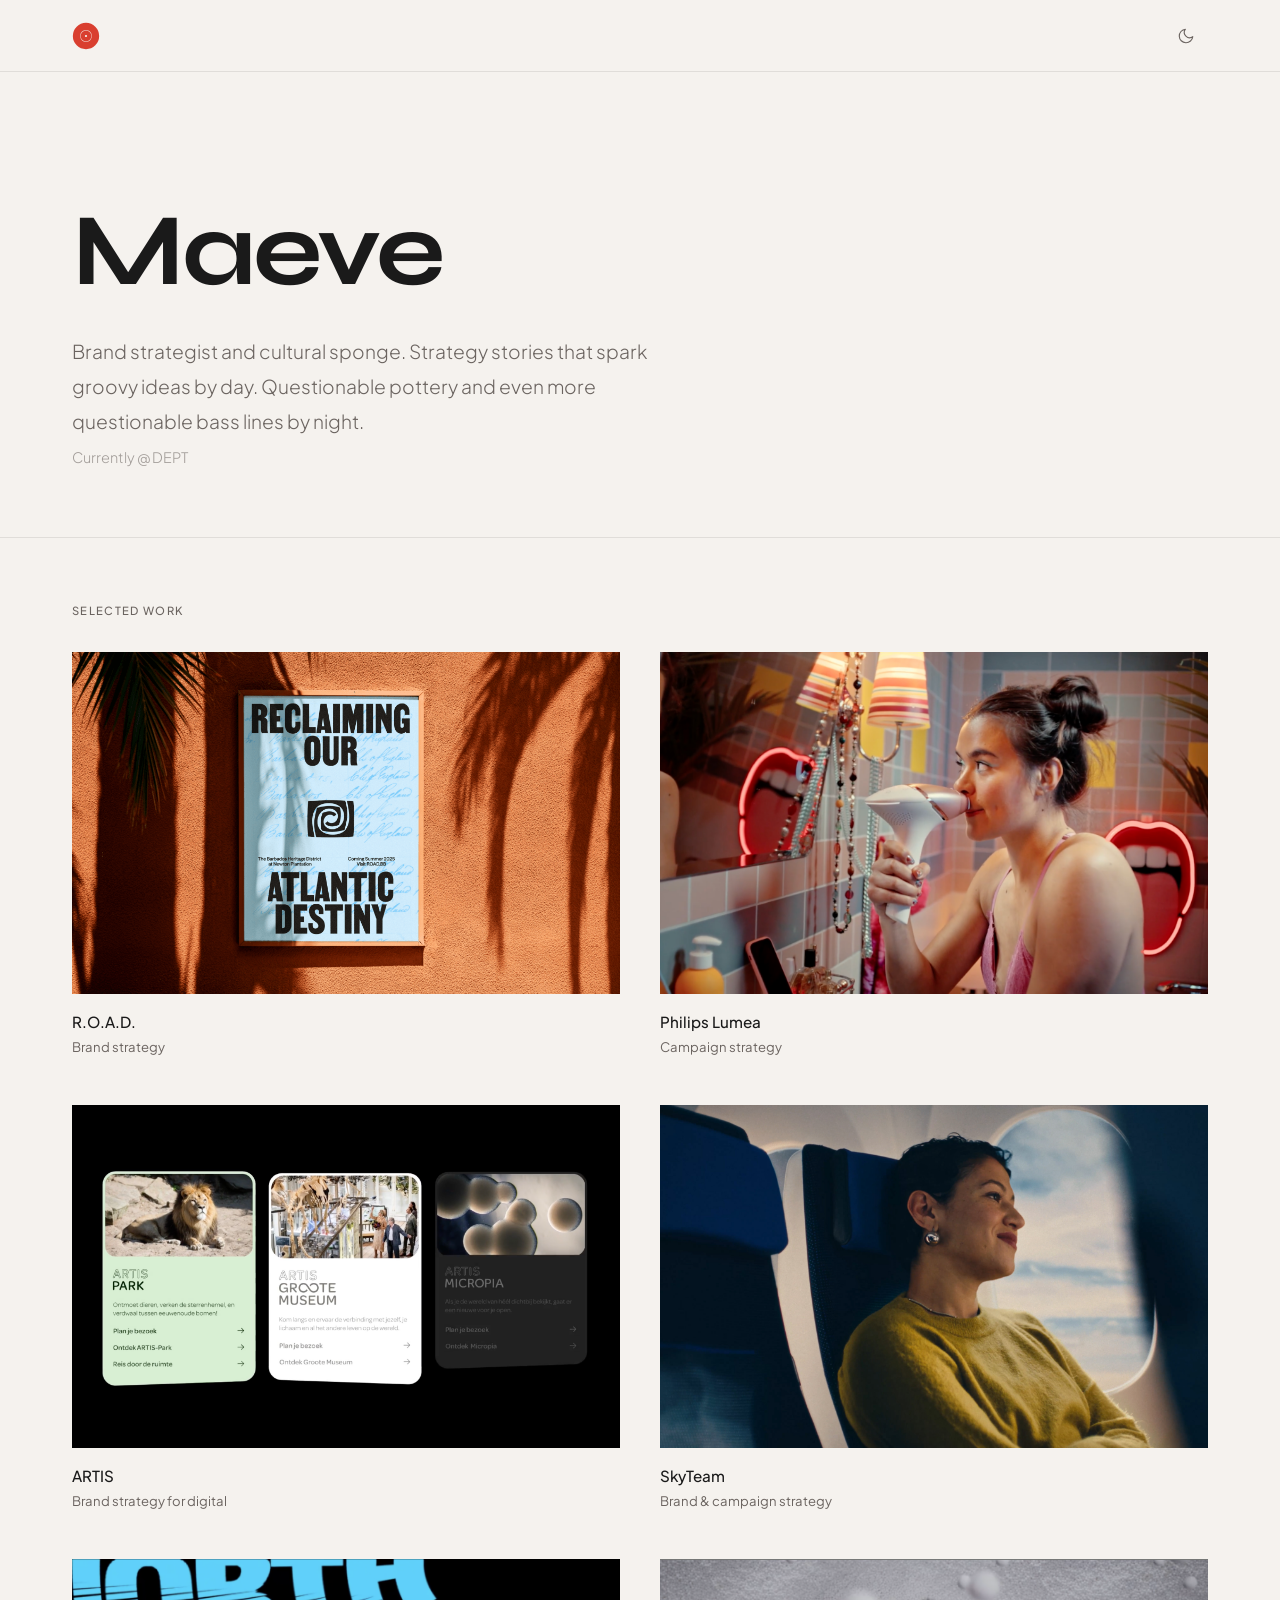
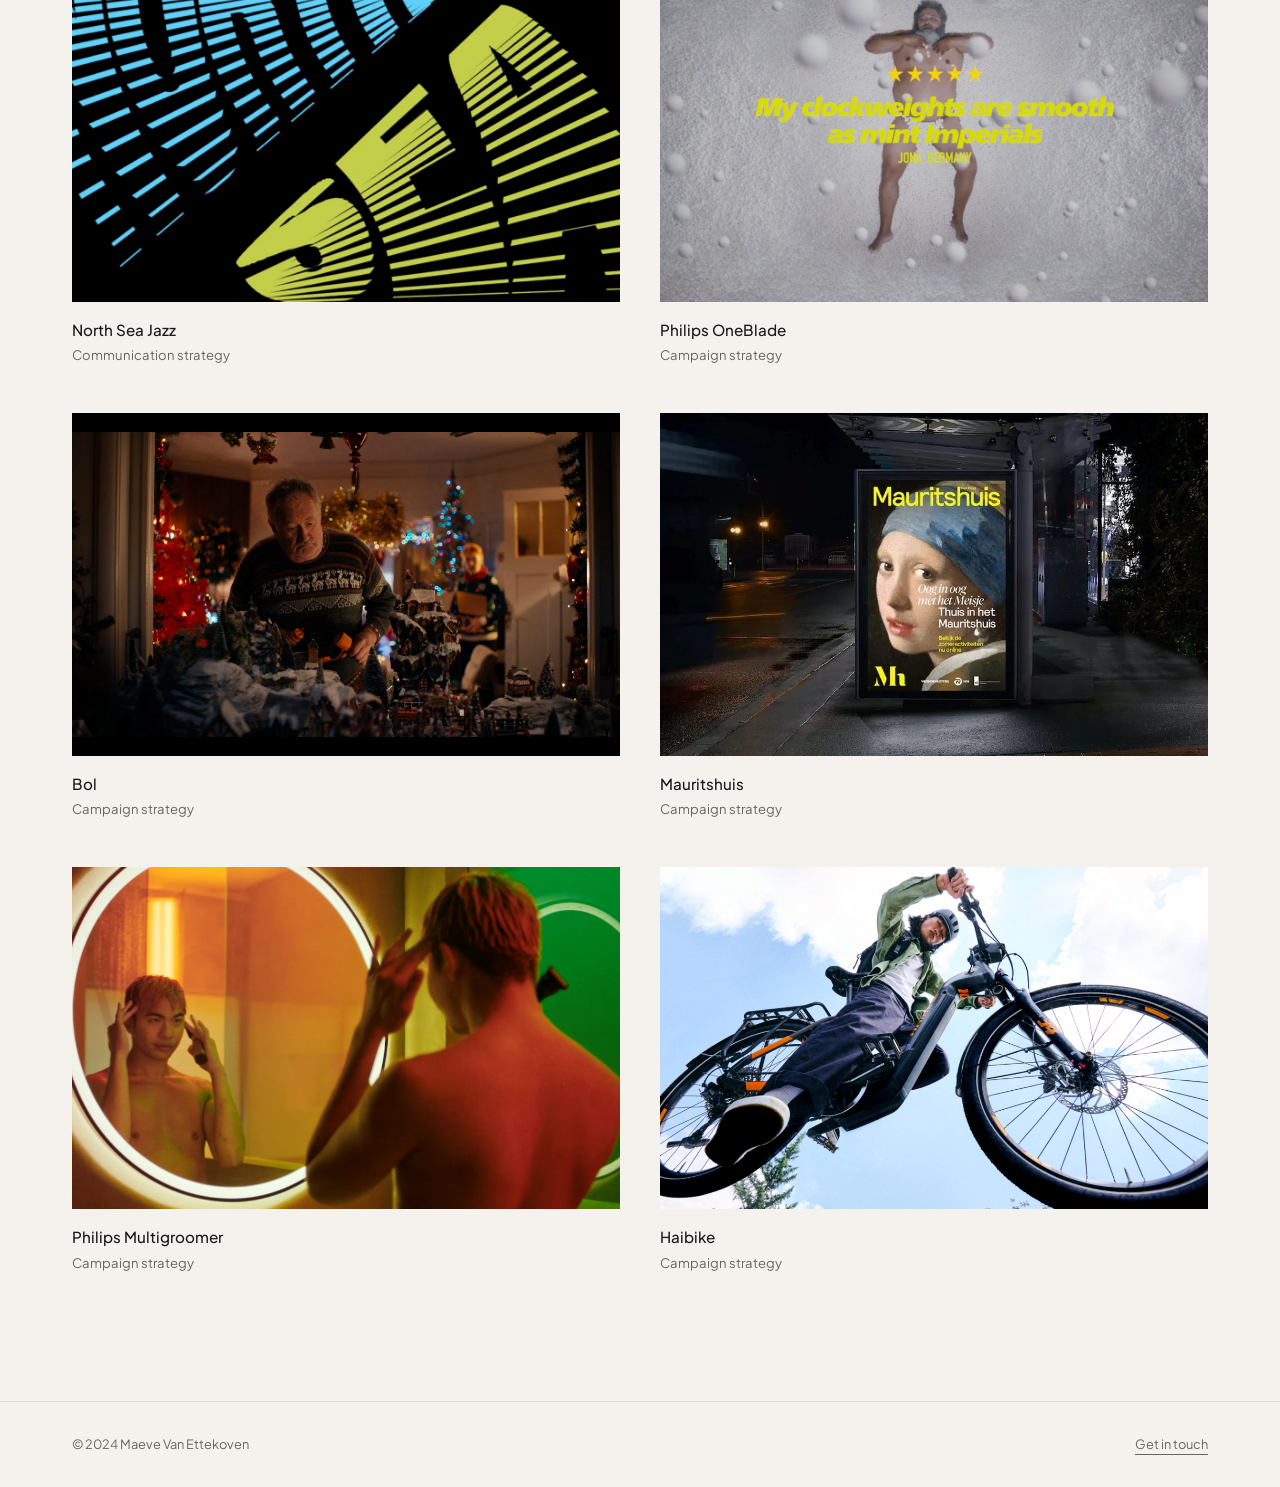
<file: index.html>
<!DOCTYPE html>
<html lang="en">
<head>
  <meta charset="UTF-8">
  <meta name="viewport" content="width=device-width, initial-scale=1.0">
  <title>Maeve — Brand Strategist</title>
  <meta name="description" content="Maeve Van Ettekoven is a brand strategist based in the Netherlands.">
  <!-- Runs synchronously to set theme before first paint — prevents flash -->
  <script>document.documentElement.setAttribute('data-theme', localStorage.getItem('theme') || (window.matchMedia('(prefers-color-scheme: dark)').matches ? 'dark' : 'light'));</script>
  <link rel="preconnect" href="https://fonts.googleapis.com">
  <link rel="preconnect" href="https://fonts.gstatic.com" crossorigin>
  <link href="https://fonts.googleapis.com/css2?family=Syne:wght@700;800&family=Plus+Jakarta+Sans:wght@300;400;500&display=swap" rel="stylesheet">
  <link rel="icon" type="image/svg+xml" href="favicon.svg">
  <link rel="icon" type="image/png" href="favicon.png">
  <meta property="og:title" content="Maeve Van Ettekoven — Brand Strategist">
  <meta property="og:description" content="Brand strategist and cultural sponge.">
  <meta property="og:type" content="website">
  <meta property="og:url" content="https://maevevanettekoven.vercel.app">
  <meta property="og:image" content="https://maevevanettekoven.vercel.app/social-preview.png">
  <meta property="og:image:width" content="1200">
  <meta property="og:image:height" content="630">
  <meta name="twitter:card" content="summary_large_image">
  <link rel="stylesheet" href="styles.css">
  <style>
    .work-grid {
      gap: 3rem 2.5rem;
    }
    .work-item__thumb {
      aspect-ratio: 16 / 10;
    }
  </style>
</head>
<body>

  <nav class="site-nav" aria-label="Site navigation">
    <div class="container">
      <a href="index.html" class="wordmark" aria-label="Home">
        <img src="favicon.svg" alt="Home">
      </a>
      <button class="theme-toggle" id="theme-toggle" aria-label="Switch to dark mode">
        <!-- Moon: shown in light mode to offer dark mode -->
        <svg class="icon-moon" viewBox="0 0 24 24" aria-hidden="true"><path d="M21 12.79A9 9 0 1 1 11.21 3 7 7 0 0 0 21 12.79z"/></svg>
        <!-- Sun: shown in dark mode to offer light mode -->
        <svg class="icon-sun" viewBox="0 0 24 24" aria-hidden="true"><circle cx="12" cy="12" r="5"/><line x1="12" y1="1" x2="12" y2="3"/><line x1="12" y1="21" x2="12" y2="23"/><line x1="4.22" y1="4.22" x2="5.64" y2="5.64"/><line x1="18.36" y1="18.36" x2="19.78" y2="19.78"/><line x1="1" y1="12" x2="3" y2="12"/><line x1="21" y1="12" x2="23" y2="12"/><line x1="4.22" y1="19.78" x2="5.64" y2="18.36"/><line x1="18.36" y1="5.64" x2="19.78" y2="4.22"/></svg>
      </button>
    </div>
  </nav>

  <main>

    <section class="hero" aria-labelledby="hero-name">
      <div class="container">
        <h1 class="hero__name" id="hero-name">Maeve</h1>
        <p class="hero__line">Brand strategist and cultural sponge. Strategy stories that spark groovy ideas by day. Questionable pottery and even more questionable bass lines by night.<br><span class="hero__footnote">Currently @ DEPT</span></p>
      </div>
    </section>

    <section class="work" aria-labelledby="work-label">
      <div class="container">
        <p class="work__label" id="work-label">Selected work</p>

        <div class="work-grid" role="list">

          <a class="work-item" href="case-study.html" role="listitem">
            <div class="work-item__thumb">
              <img
                src="3Carousel_2.png.webp"
                alt="R.O.A.D. — Reclaiming Our Atlantic Destiny, Government of Barbados"
                loading="lazy"
              >
            </div>
            <div class="work-item__meta">
              <p class="work-item__client">R.O.A.D.</p>
              <p class="work-item__type">Brand strategy</p>
            </div>
          </a>

          <a class="work-item" href="case-study-lumea.html" role="listitem">
            <div class="work-item__thumb">
              <img
                src="Screenshot 2026-05-10 at 14.18.40.png"
                alt="Philips Lumea — Campaign Strategy"
                loading="lazy"
              >
            </div>
            <div class="work-item__meta">
              <p class="work-item__client">Philips Lumea</p>
              <p class="work-item__type">Campaign strategy</p>
            </div>
          </a>

          <a class="work-item" href="case-study-artis.html" role="listitem">
            <div class="work-item__thumb">
              <img
                src="Screenshot 2026-05-10 at 13.46.54.png"
                alt="ARTIS — Brand Strategy"
                loading="lazy"
              >
            </div>
            <div class="work-item__meta">
              <p class="work-item__client">ARTIS</p>
              <p class="work-item__type">Brand strategy for digital</p>
            </div>
          </a>

          <a class="work-item" href="case-study-skyteam.html" role="listitem">
            <div class="work-item__thumb">
              <img
                src="3697b1dc-ba81-4e8c-a852-3b374e48b9ad_rw_1920.jpg"
                alt="SkyTeam — Brand & Campaign Strategy"
                loading="lazy"
              >
            </div>
            <div class="work-item__meta">
              <p class="work-item__client">SkyTeam</p>
              <p class="work-item__type">Brand & campaign strategy</p>
            </div>
          </a>

          <a class="work-item" href="case-study-nsj.html" role="listitem">
            <div class="work-item__thumb">
              <img
                src="Screenshot-2022-10-28-at-16.06.18.png"
                alt="North Sea Jazz — Communication Strategy"
                loading="lazy"
              >
            </div>
            <div class="work-item__meta">
              <p class="work-item__client">North Sea Jazz</p>
              <p class="work-item__type">Communication strategy</p>
            </div>
          </a>

          <a class="work-item" href="case-study-oneblade.html" role="listitem">
            <div class="work-item__thumb">
              <img
                src="Screenshot 2026-05-10 at 16.35.34.png"
                alt="Philips OneBlade — Campaign Strategy"
                loading="lazy"
              >
            </div>
            <div class="work-item__meta">
              <p class="work-item__client">Philips OneBlade</p>
              <p class="work-item__type">Campaign strategy</p>
            </div>
          </a>

          <a class="work-item" href="case-study-bol-christmas.html" role="listitem">
            <div class="work-item__thumb">
              <img
                src="bol kerstreclame.webp"
                alt="Bol — Campaign Strategy"
                loading="lazy"
              >
            </div>
            <div class="work-item__meta">
              <p class="work-item__client">Bol</p>
              <p class="work-item__type">Campaign strategy</p>
            </div>
          </a>

          <a class="work-item" href="case-study-mauritshuis.html" role="listitem">
            <div class="work-item__thumb">
              <img
                src="meisje.webp"
                alt="Mauritshuis — Campaign Strategy"
                loading="lazy"
              >
            </div>
            <div class="work-item__meta">
              <p class="work-item__client">Mauritshuis</p>
              <p class="work-item__type">Campaign strategy</p>
            </div>
          </a>

          <a class="work-item" href="case-study-multigroomer.html" role="listitem">
            <div class="work-item__thumb">
              <img
                src="6010ec3d-7864-4c8e-818a-9cd3819158ee_rw_3840.png"
                alt="Philips Multigroomer — Campaign Strategy"
                loading="lazy"
              >
            </div>
            <div class="work-item__meta">
              <p class="work-item__client">Philips Multigroomer</p>
              <p class="work-item__type">Campaign strategy</p>
            </div>
          </a>

          <a class="work-item" href="case-study-haibike.html" role="listitem">
            <div class="work-item__thumb">
              <img
                src="Screenshot 2026-05-10 at 18.29.34.png"
                alt="Haibike — Campaign Strategy"
                loading="lazy"
              >
            </div>
            <div class="work-item__meta">
              <p class="work-item__client">Haibike</p>
              <p class="work-item__type">Campaign strategy</p>
            </div>
          </a>

        </div>
      </div>
    </section>

  </main>

  <footer class="site-footer">
    <div class="container">
      <p class="site-footer__copy">&copy; 2024 Maeve Van Ettekoven</p>
      <a class="site-footer__contact" href="https://www.linkedin.com/in/maevevanettekoven/" target="_blank" rel="noopener noreferrer">Get in touch</a>
    </div>
  </footer>

  <script src="theme.js"></script>
</body>
</html>
</file>
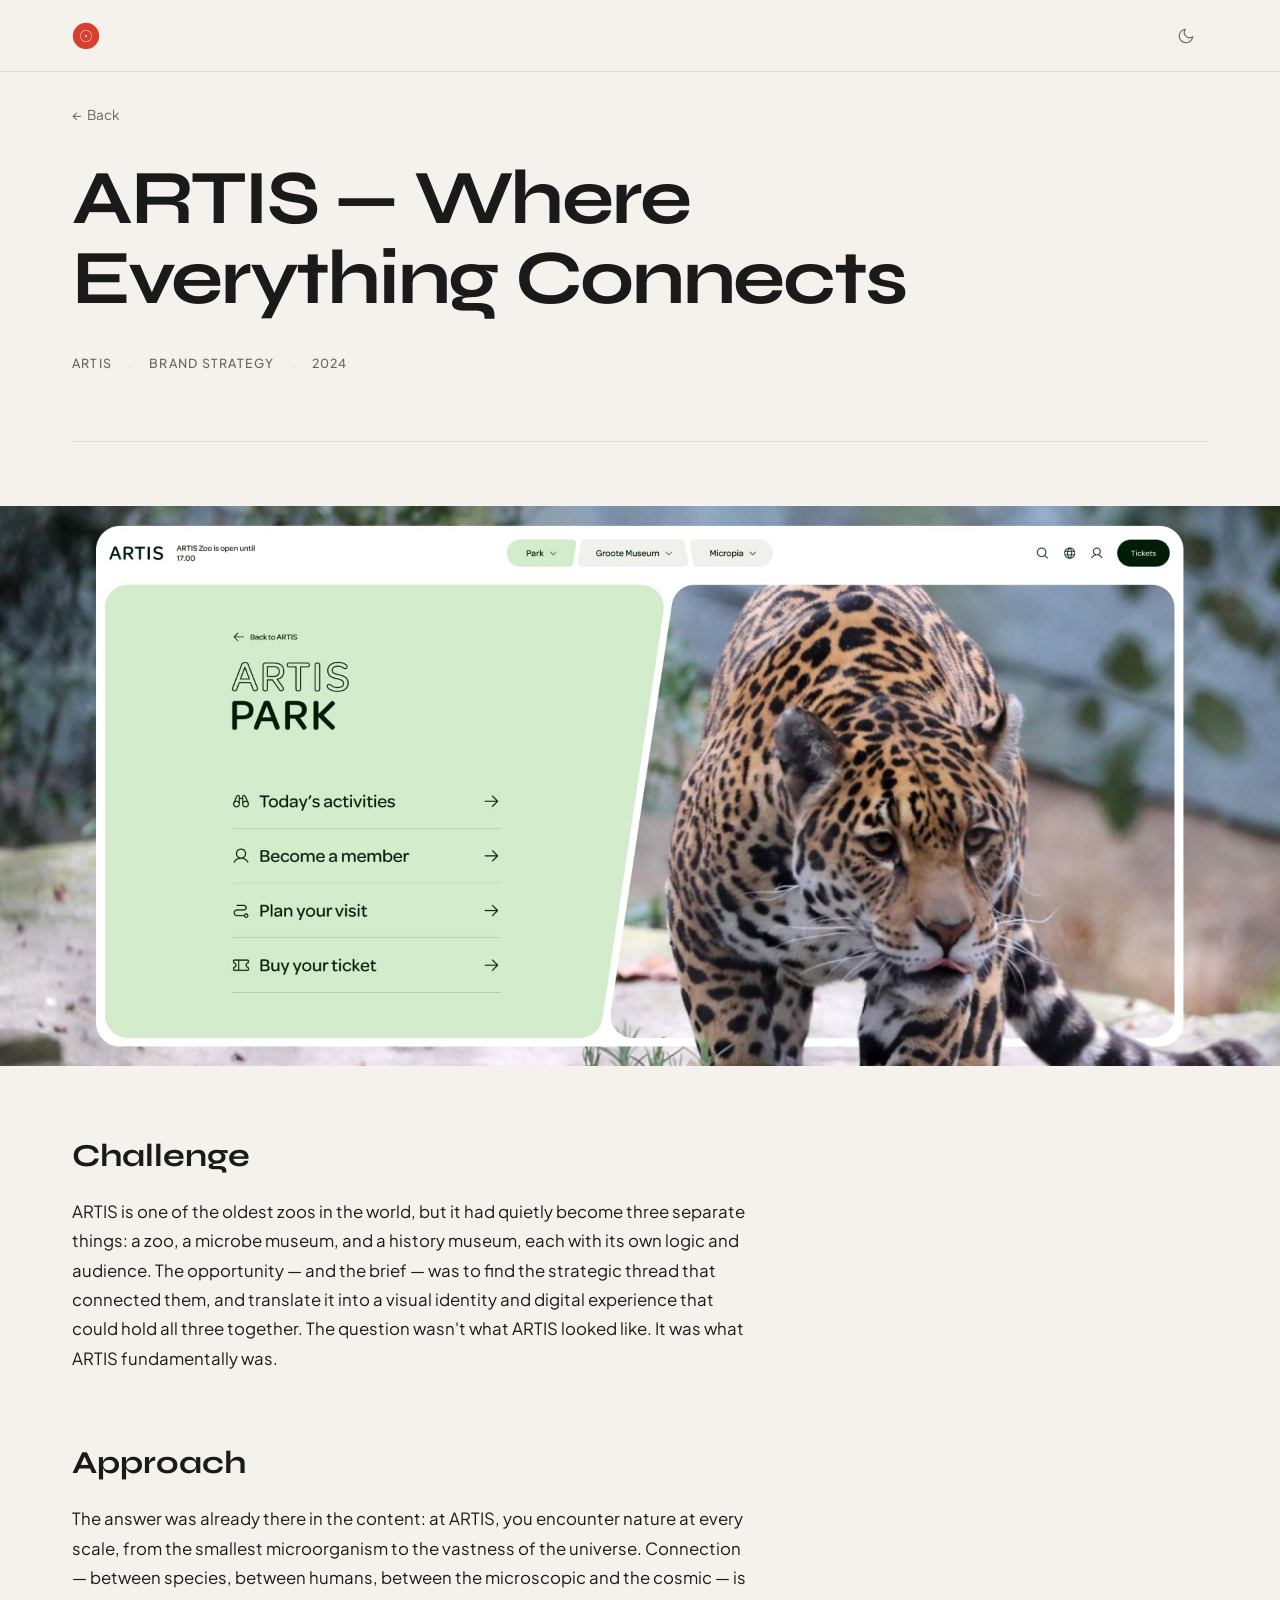
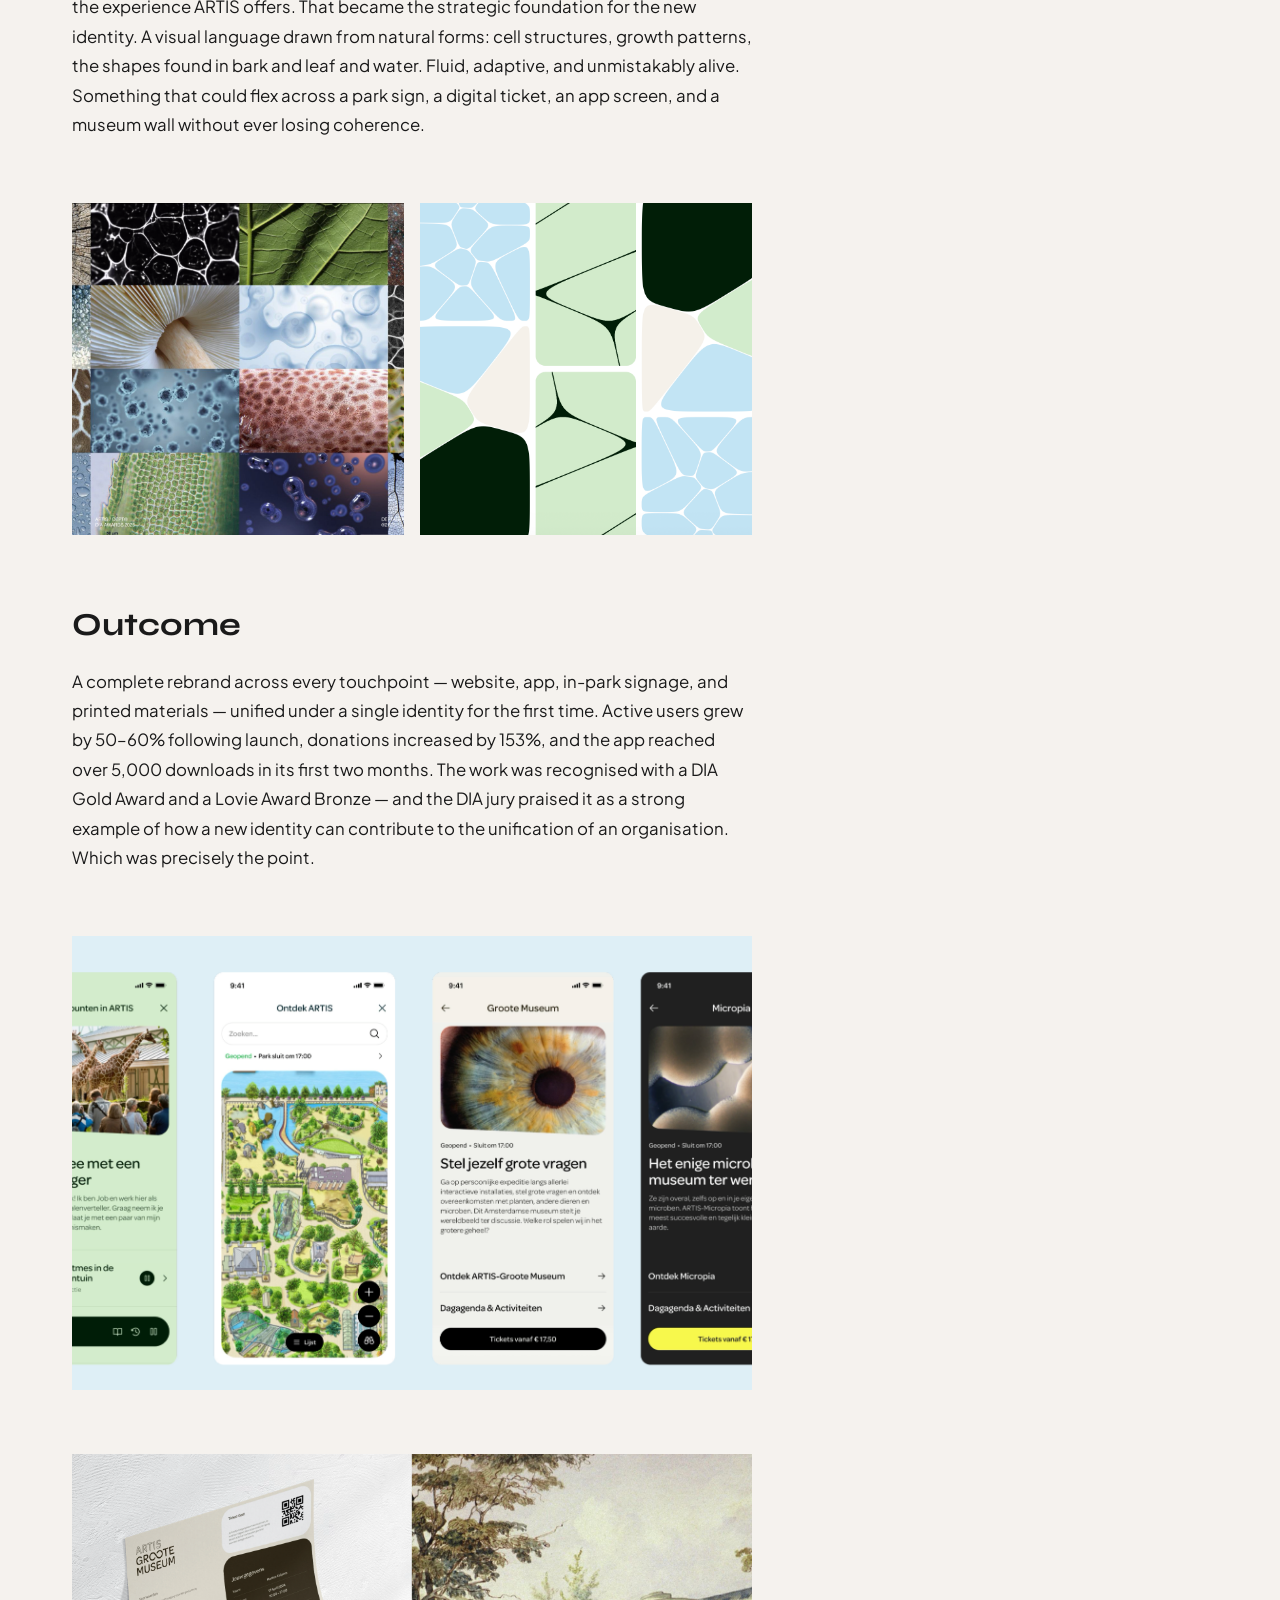
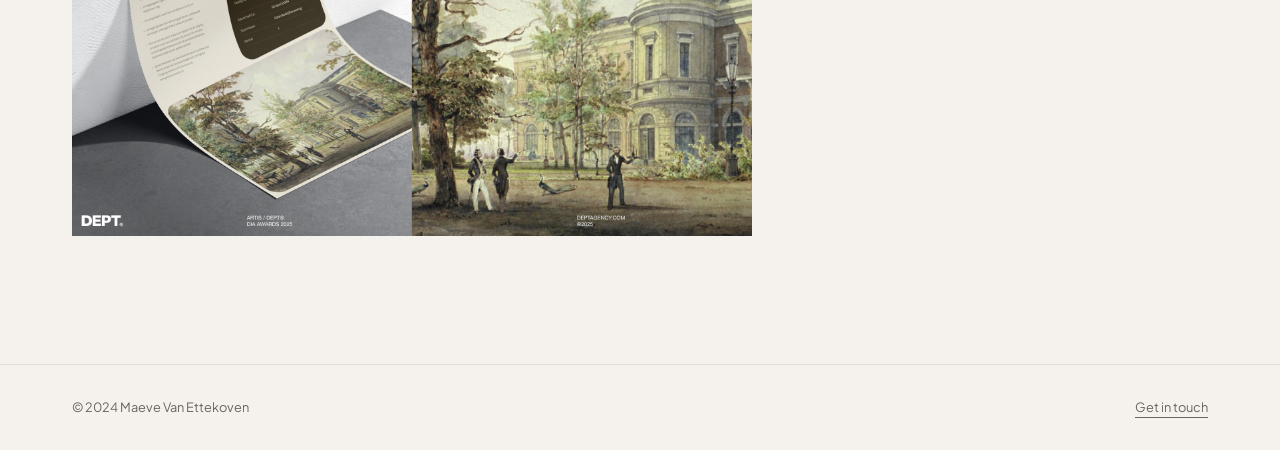
<file: case-study-artis.html>
<!DOCTYPE html>
<html lang="en">
<head>
  <meta charset="UTF-8">
  <meta name="viewport" content="width=device-width, initial-scale=1.0">
  <title>ARTIS — Where Everything Connects · Maeve</title>
  <meta name="description" content="Brand strategy and visual identity for ARTIS — finding the strategic thread connecting a zoo, a microbe museum, and a history museum into one coherent identity.">
  <script>document.documentElement.setAttribute('data-theme', localStorage.getItem('theme') || (window.matchMedia('(prefers-color-scheme: dark)').matches ? 'dark' : 'light'));</script>
  <link rel="preconnect" href="https://fonts.googleapis.com">
  <link rel="preconnect" href="https://fonts.gstatic.com" crossorigin>
  <link href="https://fonts.googleapis.com/css2?family=Syne:wght@700;800&family=Plus+Jakarta+Sans:wght@300;400;500&display=swap" rel="stylesheet">
  <link rel="icon" type="image/svg+xml" href="favicon.svg">
  <link rel="stylesheet" href="styles.css">
</head>
<body>

  <nav class="site-nav" aria-label="Site navigation">
    <div class="container">
      <a href="index.html" class="wordmark" aria-label="Home">
        <img src="favicon.svg" alt="Home">
      </a>
      <button class="theme-toggle" id="theme-toggle" aria-label="Switch to dark mode">
        <svg class="icon-moon" viewBox="0 0 24 24" aria-hidden="true"><path d="M21 12.79A9 9 0 1 1 11.21 3 7 7 0 0 0 21 12.79z"/></svg>
        <svg class="icon-sun" viewBox="0 0 24 24" aria-hidden="true"><circle cx="12" cy="12" r="5"/><line x1="12" y1="1" x2="12" y2="3"/><line x1="12" y1="21" x2="12" y2="23"/><line x1="4.22" y1="4.22" x2="5.64" y2="5.64"/><line x1="18.36" y1="18.36" x2="19.78" y2="19.78"/><line x1="1" y1="12" x2="3" y2="12"/><line x1="21" y1="12" x2="23" y2="12"/><line x1="4.22" y1="19.78" x2="5.64" y2="18.36"/><line x1="18.36" y1="5.64" x2="19.78" y2="4.22"/></svg>
      </button>
    </div>
  </nav>

  <main>
    <div class="container">
      <a class="cs-back" href="index.html">
        <span aria-hidden="true">←</span> Back
      </a>
    </div>

    <article>
      <div class="container">

        <header class="cs-header">
          <h1 class="cs-header__title">ARTIS — Where<br>Everything Connects</h1>
          <div class="cs-meta" aria-label="Project details">
            <span class="cs-meta__item">ARTIS</span>
            <span class="cs-meta__sep" aria-hidden="true">·</span>
            <span class="cs-meta__item">Brand Strategy</span>
            <span class="cs-meta__sep" aria-hidden="true">·</span>
            <span class="cs-meta__item">2024</span>
          </div>
        </header>

      </div>

      <img
        class="cs-hero-image"
        src="press-image-EN-1.jpg"
        alt="ARTIS — brand identity across the park, digital and print"
        loading="lazy"
      >

      <div class="container">
        <div class="cs-body">

          <h2>Challenge</h2>
          <p>
            ARTIS is one of the oldest zoos in the world, but it had quietly become three separate things: a zoo, a microbe museum, and a history museum, each with its own logic and audience. The opportunity — and the brief — was to find the strategic thread that connected them, and translate it into a visual identity and digital experience that could hold all three together. The question wasn't what ARTIS looked like. It was what ARTIS fundamentally was.
          </p>

          <h2>Approach</h2>
          <p>
            The answer was already there in the content: at ARTIS, you encounter nature at every scale, from the smallest microorganism to the vastness of the universe. Connection — between species, between humans, between the microscopic and the cosmic — is the experience ARTIS offers. That became the strategic foundation for the new identity. A visual language drawn from natural forms: cell structures, growth patterns, the shapes found in bark and leaf and water. Fluid, adaptive, and unmistakably alive. Something that could flex across a park sign, a digital ticket, an app screen, and a museum wall without ever losing coherence.
          </p>

          <div class="figure-pair">
            <figure>
              <img
                src="Screenshot 2026-05-10 at 13.28.28.png"
                alt="ARTIS identity system — natural forms and visual language"
                loading="lazy"
              >
            </figure>
            <figure>
              <img
                src="Screenshot 2026-05-10 at 13.28.43.png"
                alt="ARTIS identity system — application across touchpoints"
                loading="lazy"
              >
            </figure>
          </div>

          <h2>Outcome</h2>
          <p>
            A complete rebrand across every touchpoint — website, app, in-park signage, and printed materials — unified under a single identity for the first time. Active users grew by 50–60% following launch, donations increased by 153%, and the app reached over 5,000 downloads in its first two months. The work was recognised with a DIA Gold Award and a Lovie Award Bronze — and the DIA jury praised it as a strong example of how a new identity can contribute to the unification of an organisation. Which was precisely the point.
          </p>

          <figure>
            <img
              src="Screenshot 2026-05-10 at 13.29.32.png"
              alt="ARTIS — in-park signage and printed materials"
              loading="lazy"
            >
          </figure>

          <figure>
            <img
              src="Screenshot 2026-05-10 at 13.45.15.png"
              alt="ARTIS — brand identity in context"
              loading="lazy"
              style="aspect-ratio: auto; object-fit: initial;"
            >
          </figure>

        </div>
      </div>
    </article>
  </main>

  <footer class="site-footer">
    <div class="container">
      <p class="site-footer__copy">&copy; 2024 Maeve Van Ettekoven</p>
      <a class="site-footer__contact" href="https://www.linkedin.com/in/maevevanettekoven/" target="_blank" rel="noopener noreferrer">Get in touch</a>
    </div>
  </footer>

  <script src="theme.js"></script>
</body>
</html>
</file>
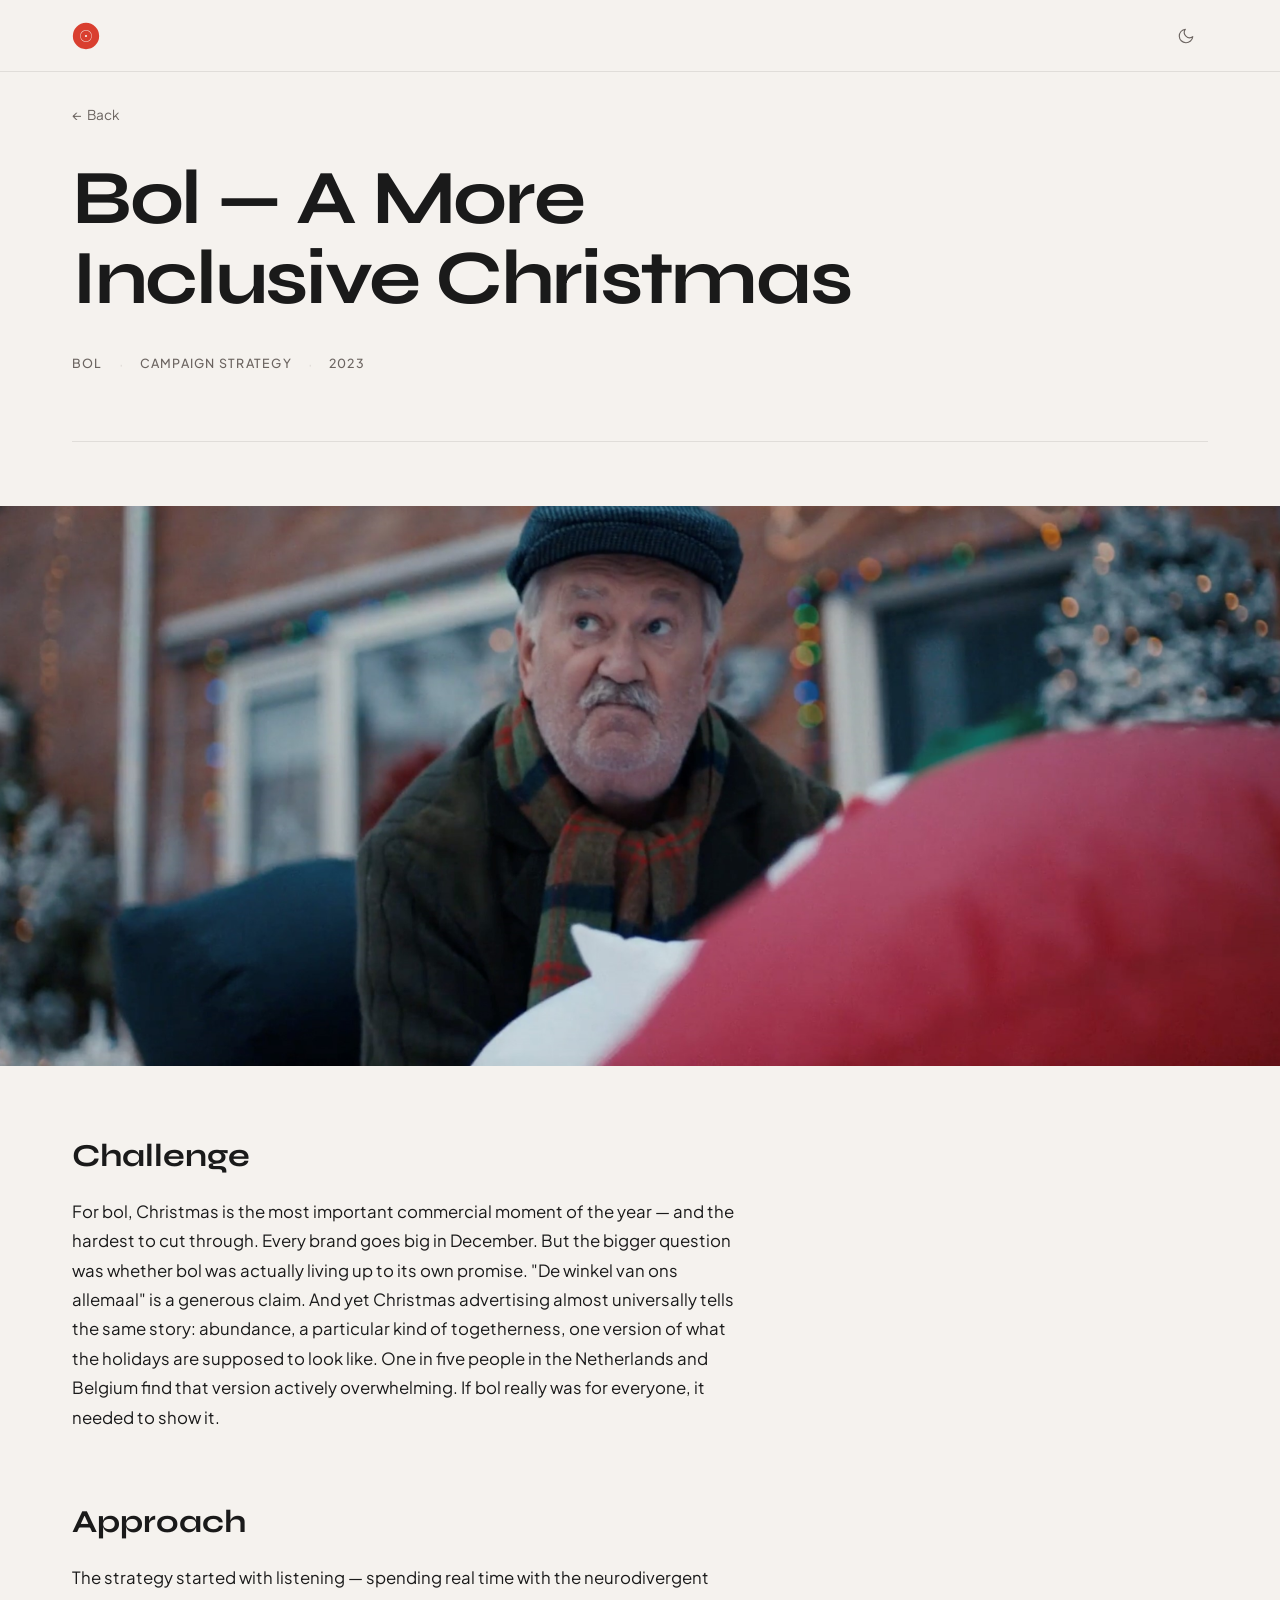
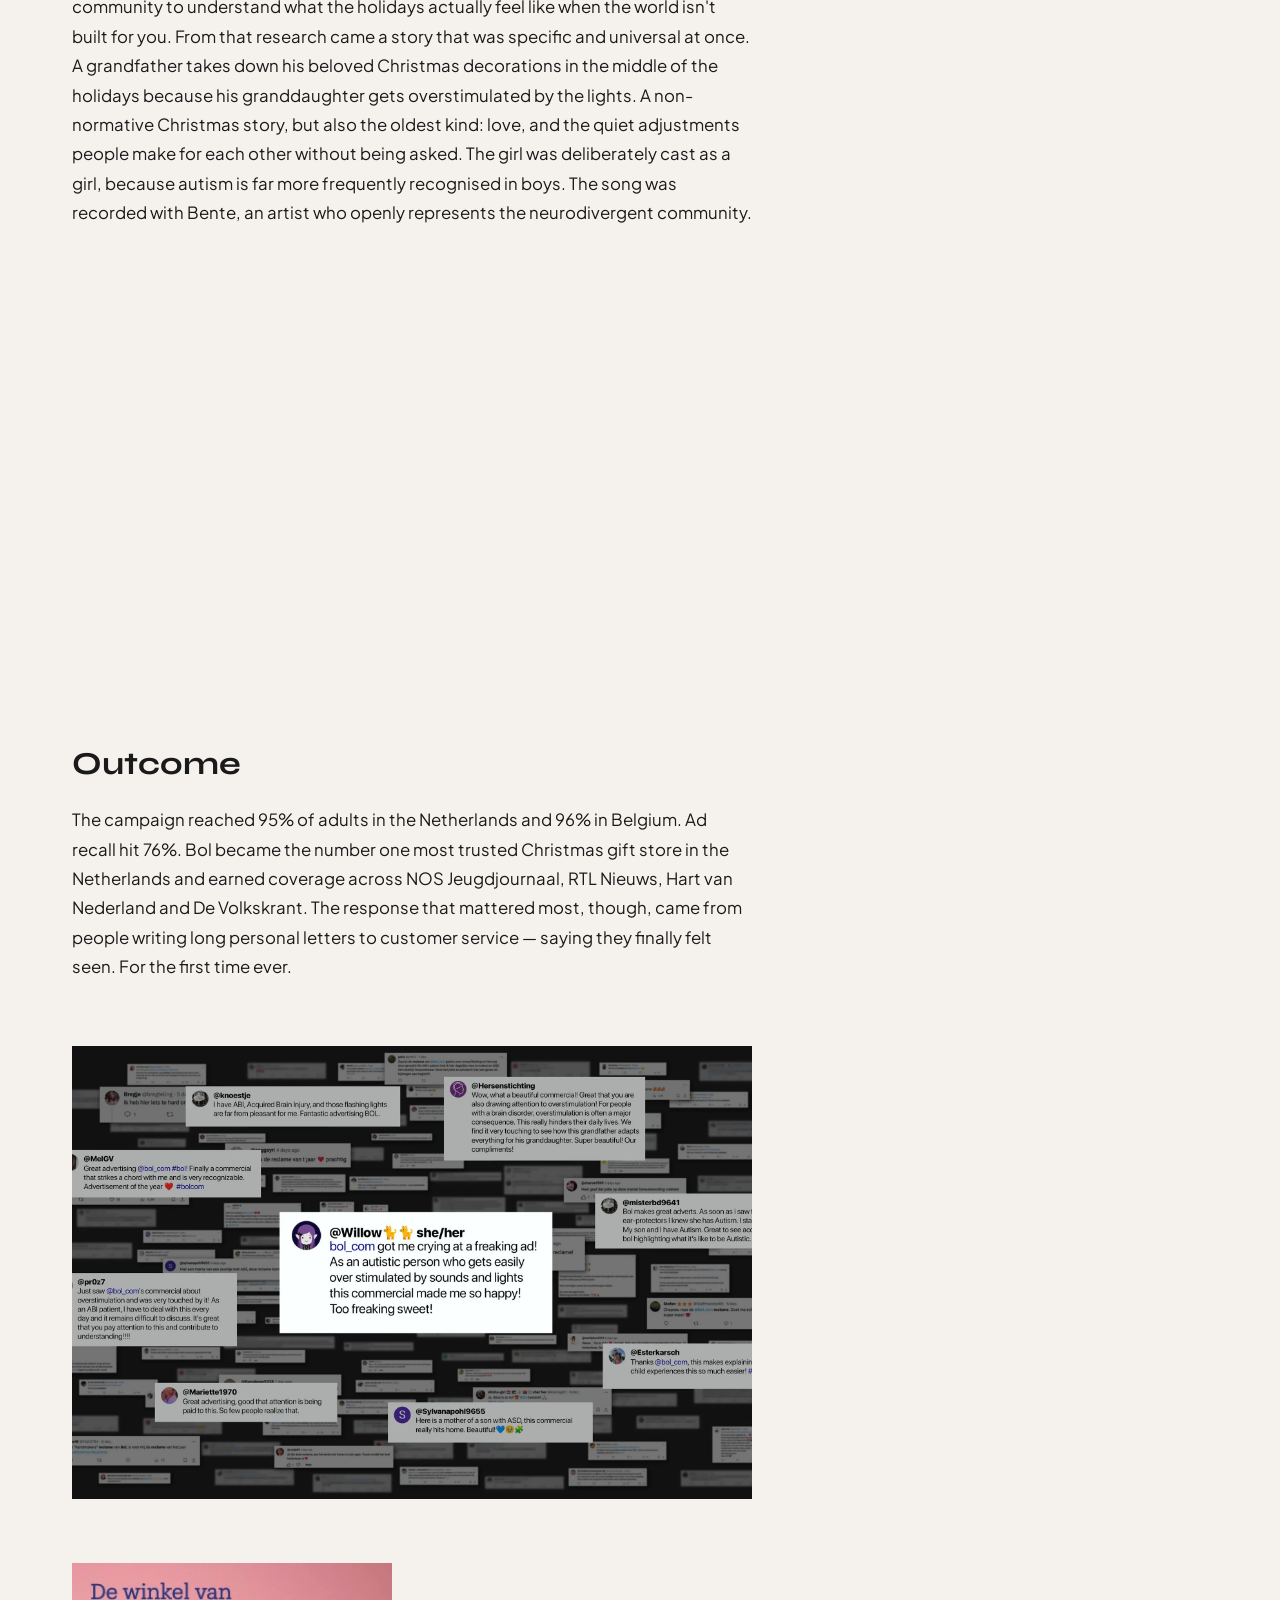
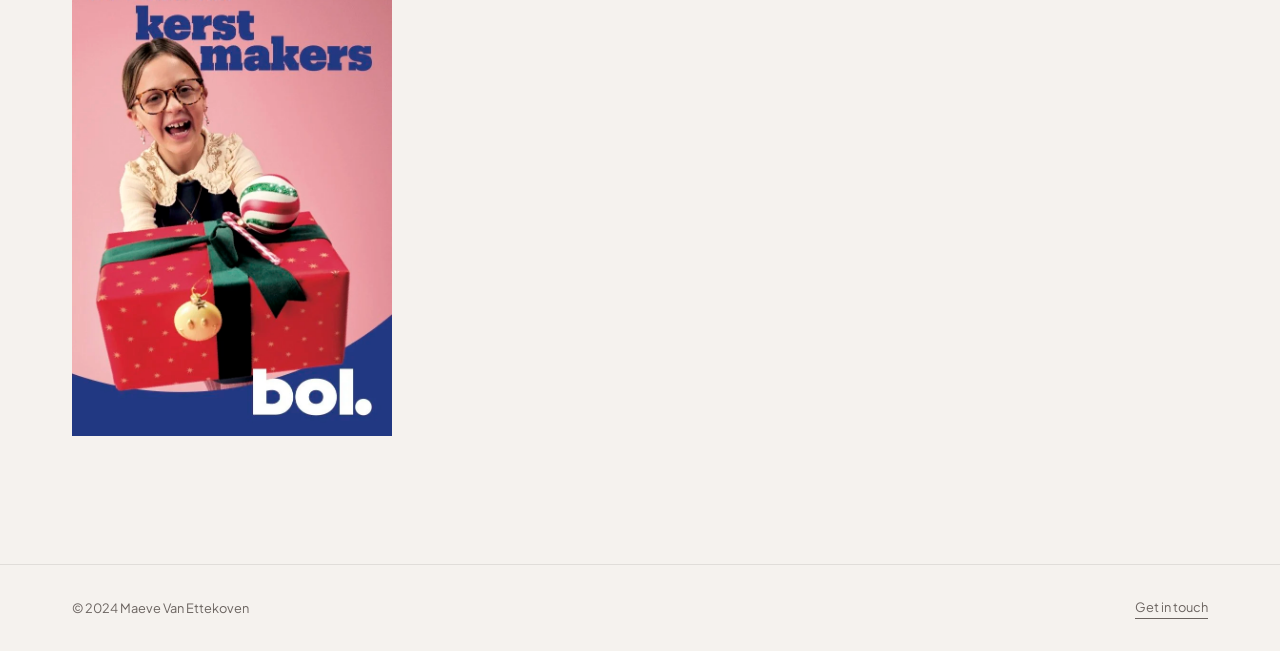
<file: case-study-bol-christmas.html>
<!DOCTYPE html>
<html lang="en">
<head>
  <meta charset="UTF-8">
  <meta name="viewport" content="width=device-width, initial-scale=1.0">
  <title>Bol — A More Inclusive Christmas · Maeve</title>
  <meta name="description" content="Campaign strategy for Bol — a non-normative Christmas story that reached 95% of adults in the Netherlands and made people feel seen for the first time.">
  <script>document.documentElement.setAttribute('data-theme', localStorage.getItem('theme') || (window.matchMedia('(prefers-color-scheme: dark)').matches ? 'dark' : 'light'));</script>
  <link rel="preconnect" href="https://fonts.googleapis.com">
  <link rel="preconnect" href="https://fonts.gstatic.com" crossorigin>
  <link href="https://fonts.googleapis.com/css2?family=Syne:wght@700;800&family=Plus+Jakarta+Sans:wght@300;400;500&display=swap" rel="stylesheet">
  <link rel="icon" type="image/svg+xml" href="favicon.svg">
  <link rel="stylesheet" href="styles.css">
</head>
<body>

  <nav class="site-nav" aria-label="Site navigation">
    <div class="container">
      <a href="index.html" class="wordmark" aria-label="Home">
        <img src="favicon.svg" alt="Home">
      </a>
      <button class="theme-toggle" id="theme-toggle" aria-label="Switch to dark mode">
        <svg class="icon-moon" viewBox="0 0 24 24" aria-hidden="true"><path d="M21 12.79A9 9 0 1 1 11.21 3 7 7 0 0 0 21 12.79z"/></svg>
        <svg class="icon-sun" viewBox="0 0 24 24" aria-hidden="true"><circle cx="12" cy="12" r="5"/><line x1="12" y1="1" x2="12" y2="3"/><line x1="12" y1="21" x2="12" y2="23"/><line x1="4.22" y1="4.22" x2="5.64" y2="5.64"/><line x1="18.36" y1="18.36" x2="19.78" y2="19.78"/><line x1="1" y1="12" x2="3" y2="12"/><line x1="21" y1="12" x2="23" y2="12"/><line x1="4.22" y1="19.78" x2="5.64" y2="18.36"/><line x1="18.36" y1="5.64" x2="19.78" y2="4.22"/></svg>
      </button>
    </div>
  </nav>

  <main>
    <div class="container">
      <a class="cs-back" href="index.html">
        <span aria-hidden="true">←</span> Back
      </a>
    </div>

    <article>
      <div class="container">

        <header class="cs-header">
          <h1 class="cs-header__title">Bol — A More<br>Inclusive Christmas</h1>
          <div class="cs-meta" aria-label="Project details">
            <span class="cs-meta__item">Bol</span>
            <span class="cs-meta__sep" aria-hidden="true">·</span>
            <span class="cs-meta__item">Campaign Strategy</span>
            <span class="cs-meta__sep" aria-hidden="true">·</span>
            <span class="cs-meta__item">2023</span>
          </div>
        </header>

      </div>

      <img
        class="cs-hero-image"
        src="bol_Inclusive_Christmas.png"
        alt="Bol — grandfather outside with Christmas decorations"
        loading="lazy"
      >

      <div class="container">
        <div class="cs-body">

          <h2>Challenge</h2>
          <p>
            For bol, Christmas is the most important commercial moment of the year — and the hardest to cut through. Every brand goes big in December. But the bigger question was whether bol was actually living up to its own promise. "De winkel van ons allemaal" is a generous claim. And yet Christmas advertising almost universally tells the same story: abundance, a particular kind of togetherness, one version of what the holidays are supposed to look like. One in five people in the Netherlands and Belgium find that version actively overwhelming. If bol really was for everyone, it needed to show it.
          </p>

          <h2>Approach</h2>
          <p>
            The strategy started with listening — spending real time with the neurodivergent community to understand what the holidays actually feel like when the world isn't built for you. From that research came a story that was specific and universal at once. A grandfather takes down his beloved Christmas decorations in the middle of the holidays because his granddaughter gets overstimulated by the lights. A non-normative Christmas story, but also the oldest kind: love, and the quiet adjustments people make for each other without being asked. The girl was deliberately cast as a girl, because autism is far more frequently recognised in boys. The song was recorded with Bente, an artist who openly represents the neurodivergent community.
          </p>

          <figure>
            <iframe
              width="100%"
              style="aspect-ratio: 16/9; display: block;"
              src="https://www.youtube.com/embed/43n7tAYNYXQ"
              title="Bol — A More Inclusive Christmas"
              frameborder="0"
              allowfullscreen
            ></iframe>
          </figure>

          <h2>Outcome</h2>
          <p>
            The campaign reached 95% of adults in the Netherlands and 96% in Belgium. Ad recall hit 76%. Bol became the number one most trusted Christmas gift store in the Netherlands and earned coverage across NOS Jeugdjournaal, RTL Nieuws, Hart van Nederland and De Volkskrant. The response that mattered most, though, came from people writing long personal letters to customer service — saying they finally felt seen. For the first time ever.
          </p>

          <figure>
            <img
              src="overzichttweets.webp"
              alt="Bol — social media response wall"
              loading="lazy"
            >
          </figure>

          <figure>
            <img
              src="46335+-+Kerst+Concepting++production+-+2023+-+1185+x+1750+-+20%25+-+NL+-+Final_04.webp"
              alt="Bol — A More Inclusive Christmas campaign poster, girl with gift"
              loading="lazy"
              style="aspect-ratio: auto; object-fit: initial; max-width: 320px;"
            >
          </figure>

        </div>
      </div>
    </article>
  </main>

  <footer class="site-footer">
    <div class="container">
      <p class="site-footer__copy">&copy; 2024 Maeve Van Ettekoven</p>
      <a class="site-footer__contact" href="https://www.linkedin.com/in/maevevanettekoven/" target="_blank" rel="noopener noreferrer">Get in touch</a>
    </div>
  </footer>

  <script src="theme.js"></script>
</body>
</html>
</file>
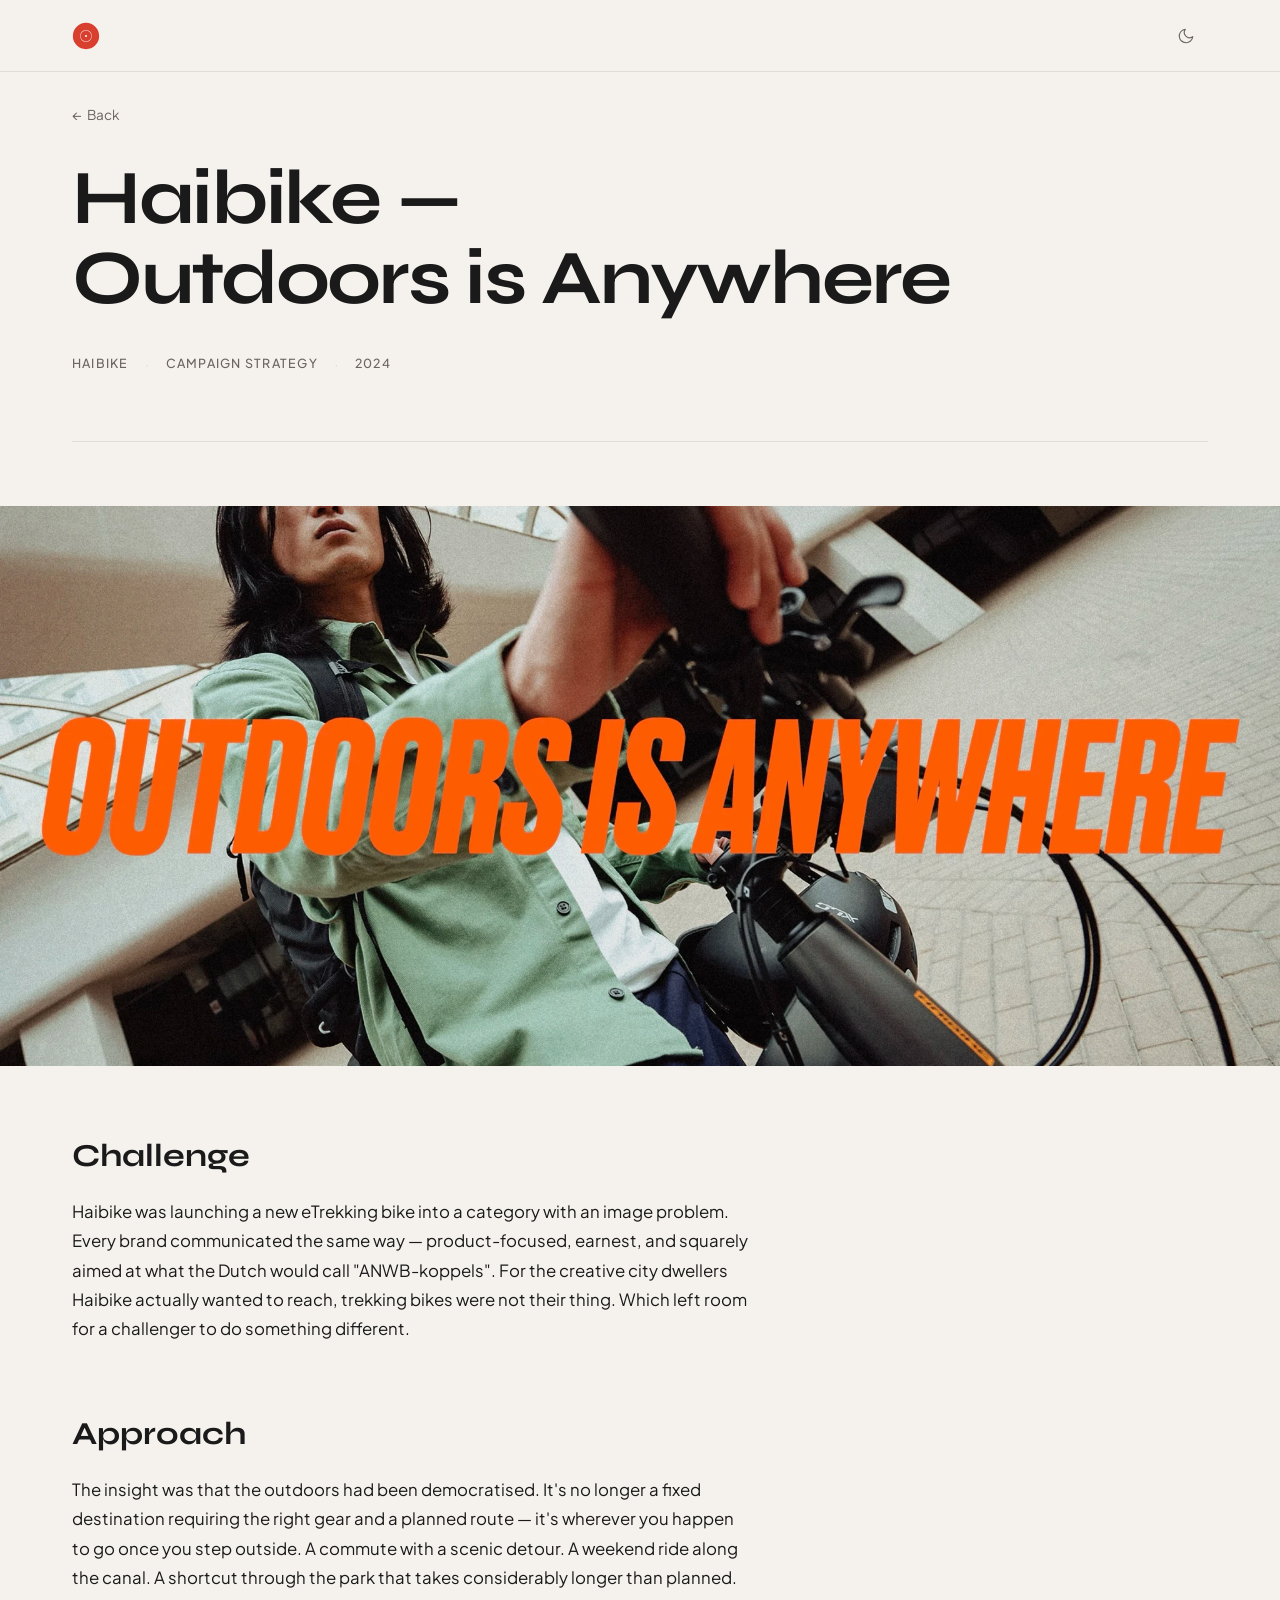
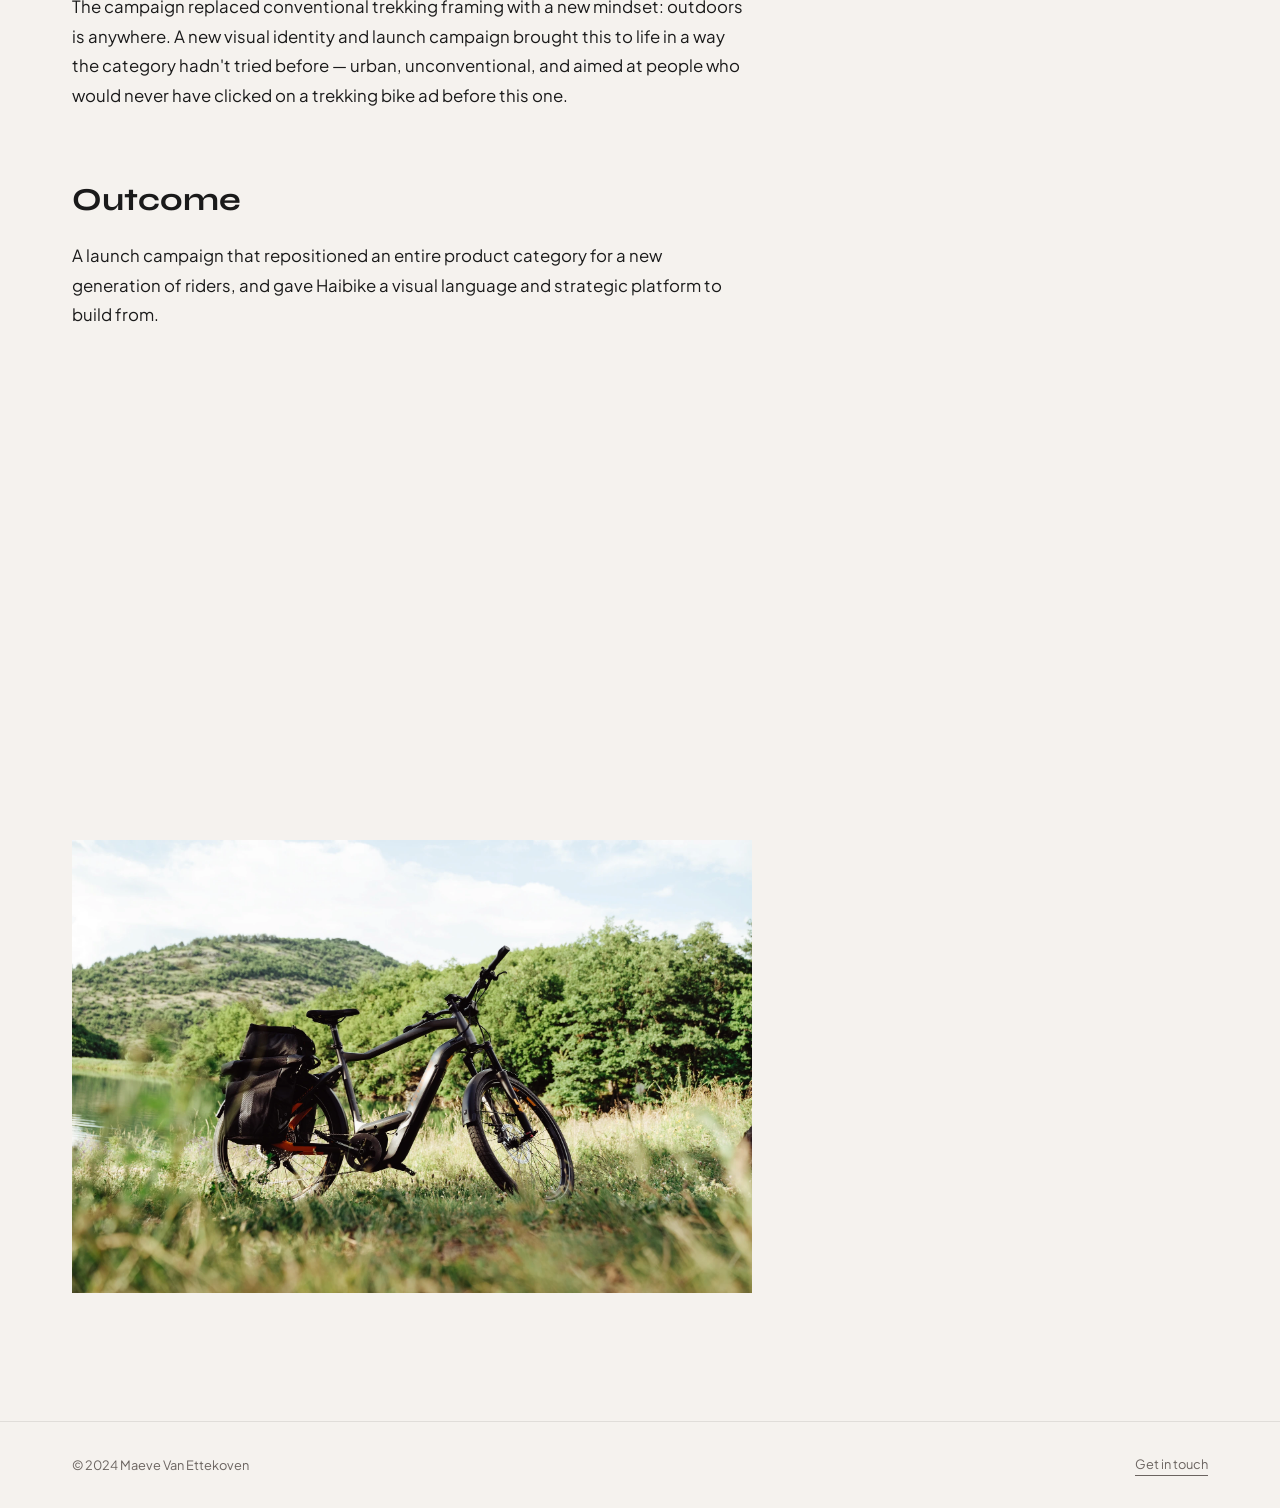
<file: case-study-haibike.html>
<!DOCTYPE html>
<html lang="en">
<head>
  <meta charset="UTF-8">
  <meta name="viewport" content="width=device-width, initial-scale=1.0">
  <title>Haibike — Outdoors is Anywhere · Maeve</title>
  <meta name="description" content="Campaign strategy for Haibike — repositioning an eTrekking bike for creative city dwellers by redefining what the outdoors means.">
  <script>document.documentElement.setAttribute('data-theme', localStorage.getItem('theme') || (window.matchMedia('(prefers-color-scheme: dark)').matches ? 'dark' : 'light'));</script>
  <link rel="preconnect" href="https://fonts.googleapis.com">
  <link rel="preconnect" href="https://fonts.gstatic.com" crossorigin>
  <link href="https://fonts.googleapis.com/css2?family=Syne:wght@700;800&family=Plus+Jakarta+Sans:wght@300;400;500&display=swap" rel="stylesheet">
  <link rel="icon" type="image/svg+xml" href="favicon.svg">
  <link rel="stylesheet" href="styles.css">
</head>
<body>

  <nav class="site-nav" aria-label="Site navigation">
    <div class="container">
      <a href="index.html" class="wordmark" aria-label="Home">
        <img src="favicon.svg" alt="Home">
      </a>
      <button class="theme-toggle" id="theme-toggle" aria-label="Switch to dark mode">
        <svg class="icon-moon" viewBox="0 0 24 24" aria-hidden="true"><path d="M21 12.79A9 9 0 1 1 11.21 3 7 7 0 0 0 21 12.79z"/></svg>
        <svg class="icon-sun" viewBox="0 0 24 24" aria-hidden="true"><circle cx="12" cy="12" r="5"/><line x1="12" y1="1" x2="12" y2="3"/><line x1="12" y1="21" x2="12" y2="23"/><line x1="4.22" y1="4.22" x2="5.64" y2="5.64"/><line x1="18.36" y1="18.36" x2="19.78" y2="19.78"/><line x1="1" y1="12" x2="3" y2="12"/><line x1="21" y1="12" x2="23" y2="12"/><line x1="4.22" y1="19.78" x2="5.64" y2="18.36"/><line x1="18.36" y1="5.64" x2="19.78" y2="4.22"/></svg>
      </button>
    </div>
  </nav>

  <main>
    <div class="container">
      <a class="cs-back" href="index.html">
        <span aria-hidden="true">←</span> Back
      </a>
    </div>

    <article>
      <div class="container">

        <header class="cs-header">
          <h1 class="cs-header__title">Haibike —<br>Outdoors is Anywhere</h1>
          <div class="cs-meta" aria-label="Project details">
            <span class="cs-meta__item">Haibike</span>
            <span class="cs-meta__sep" aria-hidden="true">·</span>
            <span class="cs-meta__item">Campaign Strategy</span>
            <span class="cs-meta__sep" aria-hidden="true">·</span>
            <span class="cs-meta__item">2024</span>
          </div>
        </header>

      </div>

      <img
        class="cs-hero-image"
        src="p3XpcgBCtscErDVX0sSw9dOxXo.webp"
        alt="Haibike — Outdoors is Anywhere campaign key visual"
        loading="lazy"
      >

      <div class="container">
        <div class="cs-body">

          <h2>Challenge</h2>
          <p>
            Haibike was launching a new eTrekking bike into a category with an image problem. Every brand communicated the same way — product-focused, earnest, and squarely aimed at what the Dutch would call "ANWB-koppels". For the creative city dwellers Haibike actually wanted to reach, trekking bikes were not their thing. Which left room for a challenger to do something different.
          </p>

          <h2>Approach</h2>
          <p>
            The insight was that the outdoors had been democratised. It's no longer a fixed destination requiring the right gear and a planned route — it's wherever you happen to go once you step outside. A commute with a scenic detour. A weekend ride along the canal. A shortcut through the park that takes considerably longer than planned. The campaign replaced conventional trekking framing with a new mindset: outdoors is anywhere. A new visual identity and launch campaign brought this to life in a way the category hadn't tried before — urban, unconventional, and aimed at people who would never have clicked on a trekking bike ad before this one.
          </p>


          <h2>Outcome</h2>
          <p>
            A launch campaign that repositioned an entire product category for a new generation of riders, and gave Haibike a visual language and strategic platform to build from.
          </p>

          <figure>
            <iframe
              width="100%"
              style="aspect-ratio: 16/9; display: block;"
              src="https://www.youtube.com/embed/ze0EAOdFrhw"
              title="Haibike — Outdoors is Anywhere"
              frameborder="0"
              allowfullscreen
            ></iframe>
          </figure>

          <figure>
            <img
              src="OVtw0xQlb690hFtRfPj5VyAHNeY.webp"
              alt="Haibike — bike in nature, lakeside"
              loading="lazy"
              style="aspect-ratio: auto; object-fit: initial;"
            >
          </figure>


        </div>
      </div>
    </article>
  </main>

  <footer class="site-footer">
    <div class="container">
      <p class="site-footer__copy">&copy; 2024 Maeve Van Ettekoven</p>
      <a class="site-footer__contact" href="https://www.linkedin.com/in/maevevanettekoven/" target="_blank" rel="noopener noreferrer">Get in touch</a>
    </div>
  </footer>

  <script src="theme.js"></script>
</body>
</html>
</file>
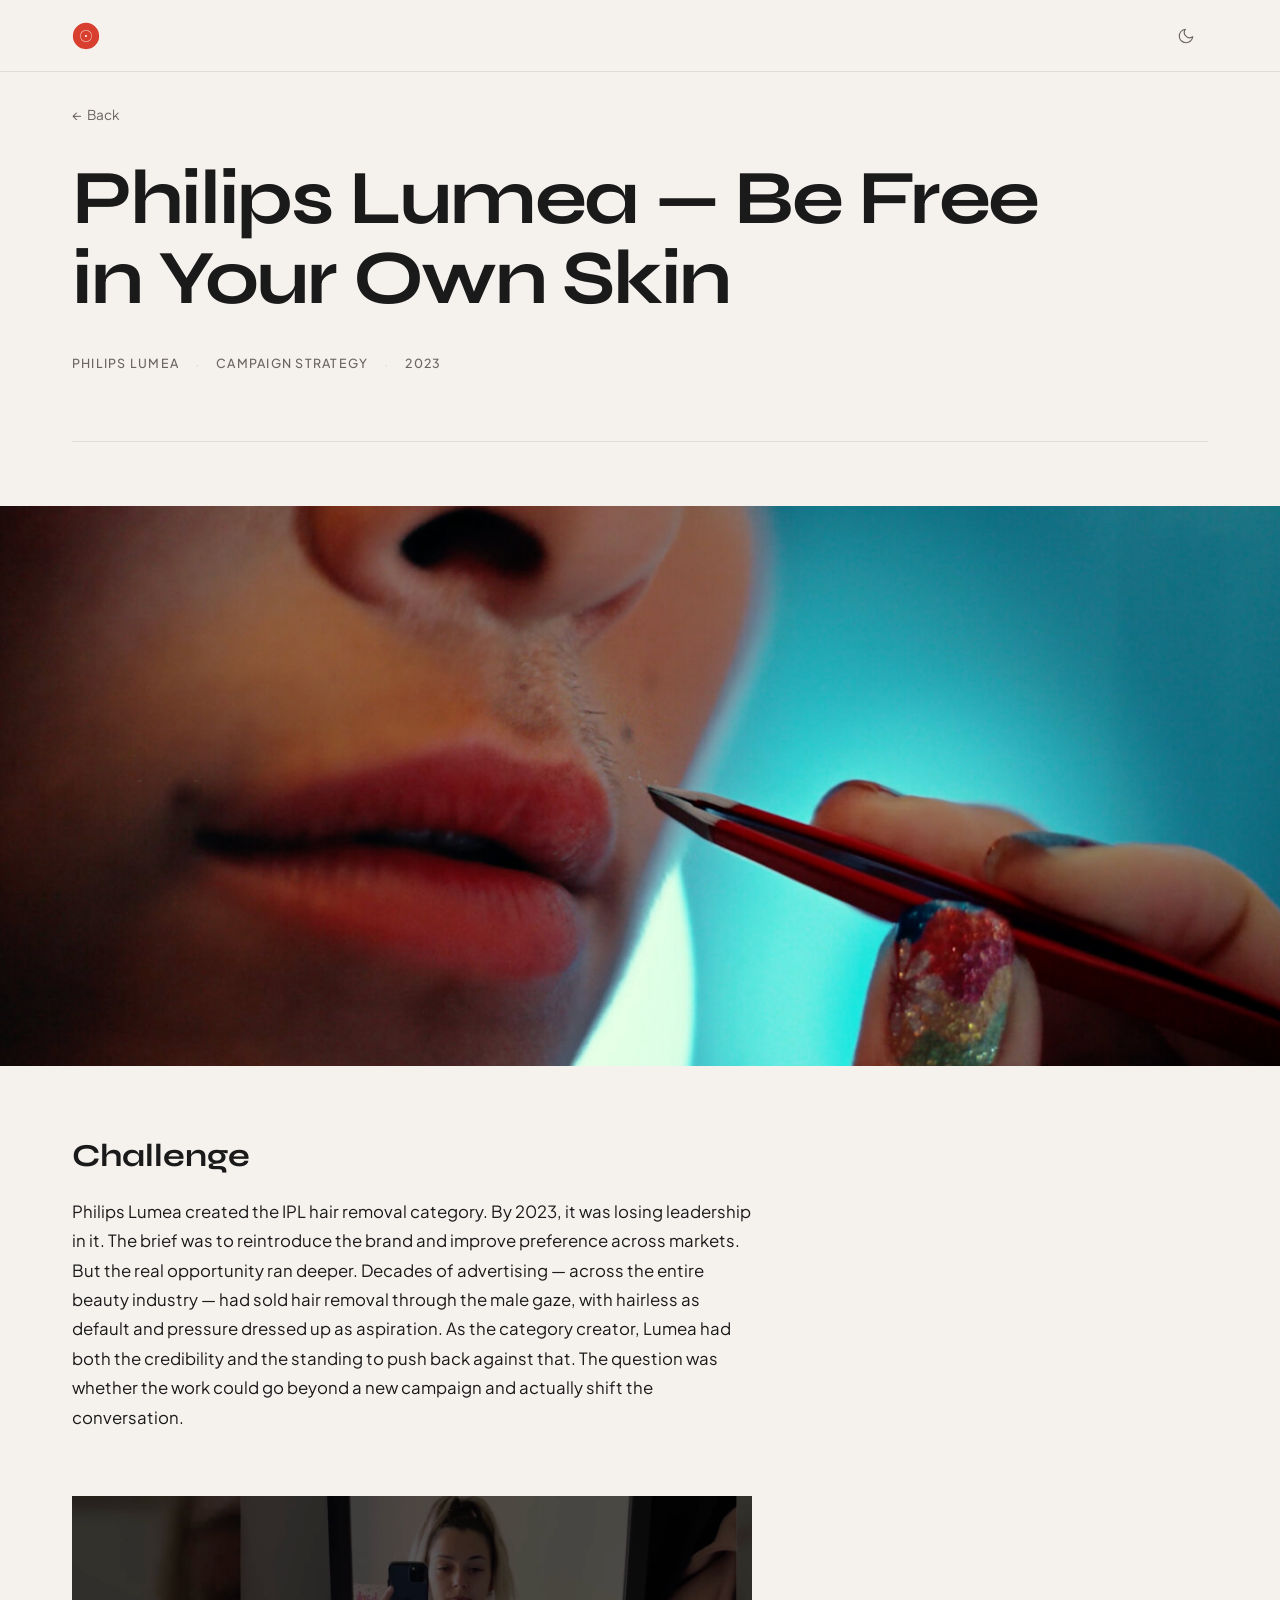
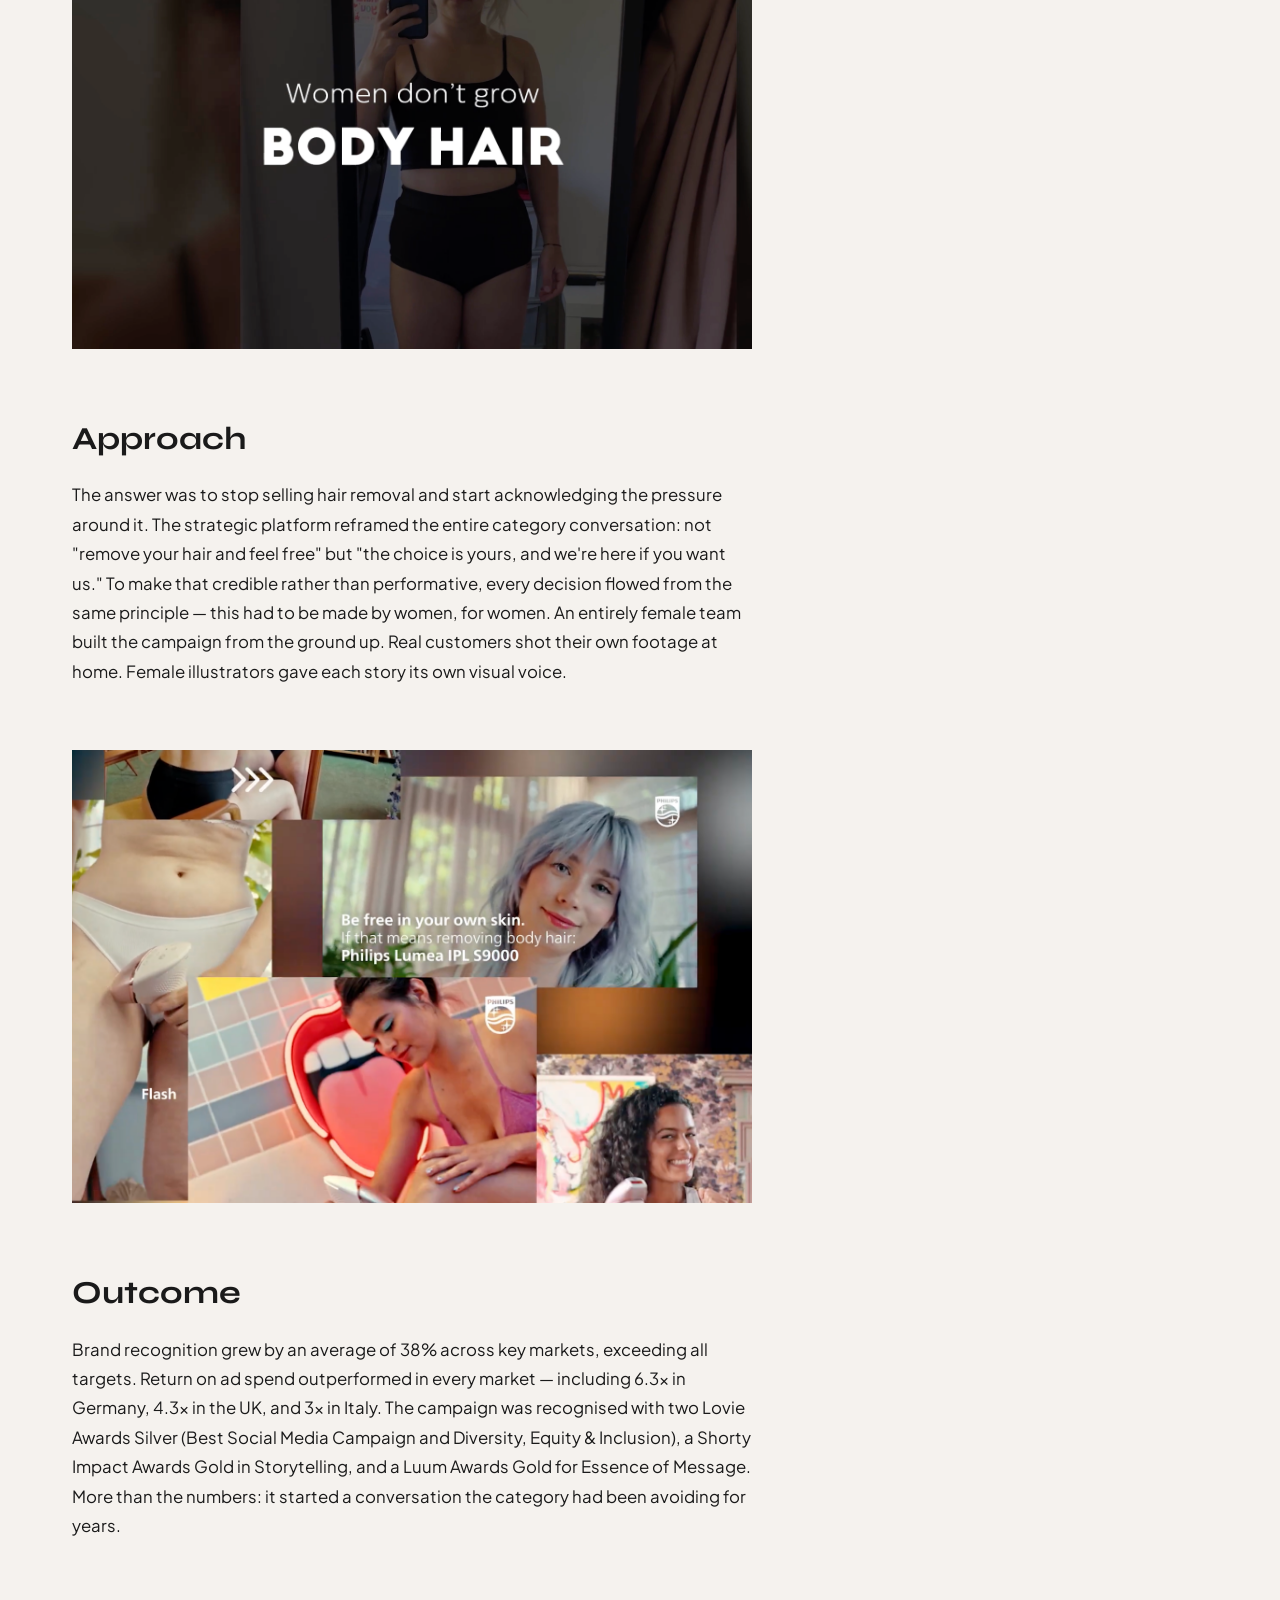
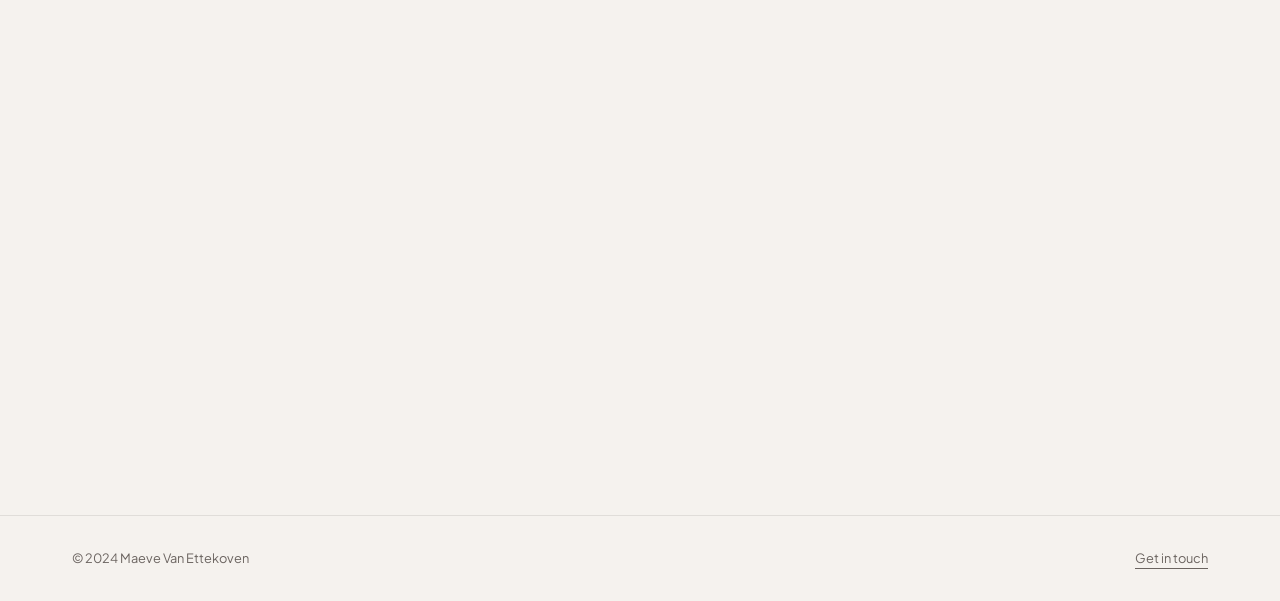
<file: case-study-lumea.html>
<!DOCTYPE html>
<html lang="en">
<head>
  <meta charset="UTF-8">
  <meta name="viewport" content="width=device-width, initial-scale=1.0">
  <title>Philips Lumea — Be Free in Your Own Skin · Maeve</title>
  <meta name="description" content="Campaign strategy for Philips Lumea — reframing the hair removal category and shifting the conversation around body autonomy.">
  <script>document.documentElement.setAttribute('data-theme', localStorage.getItem('theme') || (window.matchMedia('(prefers-color-scheme: dark)').matches ? 'dark' : 'light'));</script>
  <link rel="preconnect" href="https://fonts.googleapis.com">
  <link rel="preconnect" href="https://fonts.gstatic.com" crossorigin>
  <link href="https://fonts.googleapis.com/css2?family=Syne:wght@700;800&family=Plus+Jakarta+Sans:wght@300;400;500&display=swap" rel="stylesheet">
  <link rel="icon" type="image/svg+xml" href="favicon.svg">
  <link rel="stylesheet" href="styles.css">
</head>
<body>

  <nav class="site-nav" aria-label="Site navigation">
    <div class="container">
      <a href="index.html" class="wordmark" aria-label="Home">
        <img src="favicon.svg" alt="Home">
      </a>
      <button class="theme-toggle" id="theme-toggle" aria-label="Switch to dark mode">
        <svg class="icon-moon" viewBox="0 0 24 24" aria-hidden="true"><path d="M21 12.79A9 9 0 1 1 11.21 3 7 7 0 0 0 21 12.79z"/></svg>
        <svg class="icon-sun" viewBox="0 0 24 24" aria-hidden="true"><circle cx="12" cy="12" r="5"/><line x1="12" y1="1" x2="12" y2="3"/><line x1="12" y1="21" x2="12" y2="23"/><line x1="4.22" y1="4.22" x2="5.64" y2="5.64"/><line x1="18.36" y1="18.36" x2="19.78" y2="19.78"/><line x1="1" y1="12" x2="3" y2="12"/><line x1="21" y1="12" x2="23" y2="12"/><line x1="4.22" y1="19.78" x2="5.64" y2="18.36"/><line x1="18.36" y1="5.64" x2="19.78" y2="4.22"/></svg>
      </button>
    </div>
  </nav>

  <main>
    <div class="container">
      <a class="cs-back" href="index.html">
        <span aria-hidden="true">←</span> Back
      </a>
    </div>

    <article>
      <div class="container">

        <header class="cs-header">
          <h1 class="cs-header__title">Philips Lumea — Be Free<br>in Your Own Skin</h1>
          <div class="cs-meta" aria-label="Project details">
            <span class="cs-meta__item">Philips Lumea</span>
            <span class="cs-meta__sep" aria-hidden="true">·</span>
            <span class="cs-meta__item">Campaign Strategy</span>
            <span class="cs-meta__sep" aria-hidden="true">·</span>
            <span class="cs-meta__item">2023</span>
          </div>
        </header>

      </div>

      <img
        class="cs-hero-image"
        src="Philips-Lumea.jpg"
        alt="Philips Lumea — Be Free in Your Own Skin campaign"
        loading="lazy"
      >

      <div class="container">
        <div class="cs-body">

          <h2>Challenge</h2>
          <p>
            Philips Lumea created the IPL hair removal category. By 2023, it was losing leadership in it. The brief was to reintroduce the brand and improve preference across markets. But the real opportunity ran deeper. Decades of advertising — across the entire beauty industry — had sold hair removal through the male gaze, with hairless as default and pressure dressed up as aspiration. As the category creator, Lumea had both the credibility and the standing to push back against that. The question was whether the work could go beyond a new campaign and actually shift the conversation.
          </p>

          <figure>
            <img
              src="Screenshot 2026-05-10 at 14.17.24.png"
              alt="Philips Lumea — campaign mosaic, multiple women"
              loading="lazy"
            >
          </figure>

          <h2>Approach</h2>
          <p>
            The answer was to stop selling hair removal and start acknowledging the pressure around it. The strategic platform reframed the entire category conversation: not "remove your hair and feel free" but "the choice is yours, and we're here if you want us." To make that credible rather than performative, every decision flowed from the same principle — this had to be made by women, for women. An entirely female team built the campaign from the ground up. Real customers shot their own footage at home. Female illustrators gave each story its own visual voice.
          </p>

          <figure>
            <img
              src="Screenshot 2026-05-10 at 14.15.58.png"
              alt="Philips Lumea — Women don't grow body hair campaign still"
              loading="lazy"
            >
          </figure>

          <h2>Outcome</h2>
          <p>
            Brand recognition grew by an average of 38% across key markets, exceeding all targets. Return on ad spend outperformed in every market — including 6.3x in Germany, 4.3x in the UK, and 3x in Italy. The campaign was recognised with two Lovie Awards Silver (Best Social Media Campaign and Diversity, Equity & Inclusion), a Shorty Impact Awards Gold in Storytelling, and a Luum Awards Gold for Essence of Message. More than the numbers: it started a conversation the category had been avoiding for years.
          </p>

          <figure>
            <iframe
              width="100%"
              style="aspect-ratio: 16/9; display: block;"
              src="https://www.youtube.com/embed/wbJFXUYgOjg"
              title="Philips Lumea — Be Free in Your Own Skin"
              frameborder="0"
              allowfullscreen
            ></iframe>
          </figure>


        </div>
      </div>
    </article>
  </main>

  <footer class="site-footer">
    <div class="container">
      <p class="site-footer__copy">&copy; 2024 Maeve Van Ettekoven</p>
      <a class="site-footer__contact" href="https://www.linkedin.com/in/maevevanettekoven/" target="_blank" rel="noopener noreferrer">Get in touch</a>
    </div>
  </footer>

  <script src="theme.js"></script>
</body>
</html>
</file>
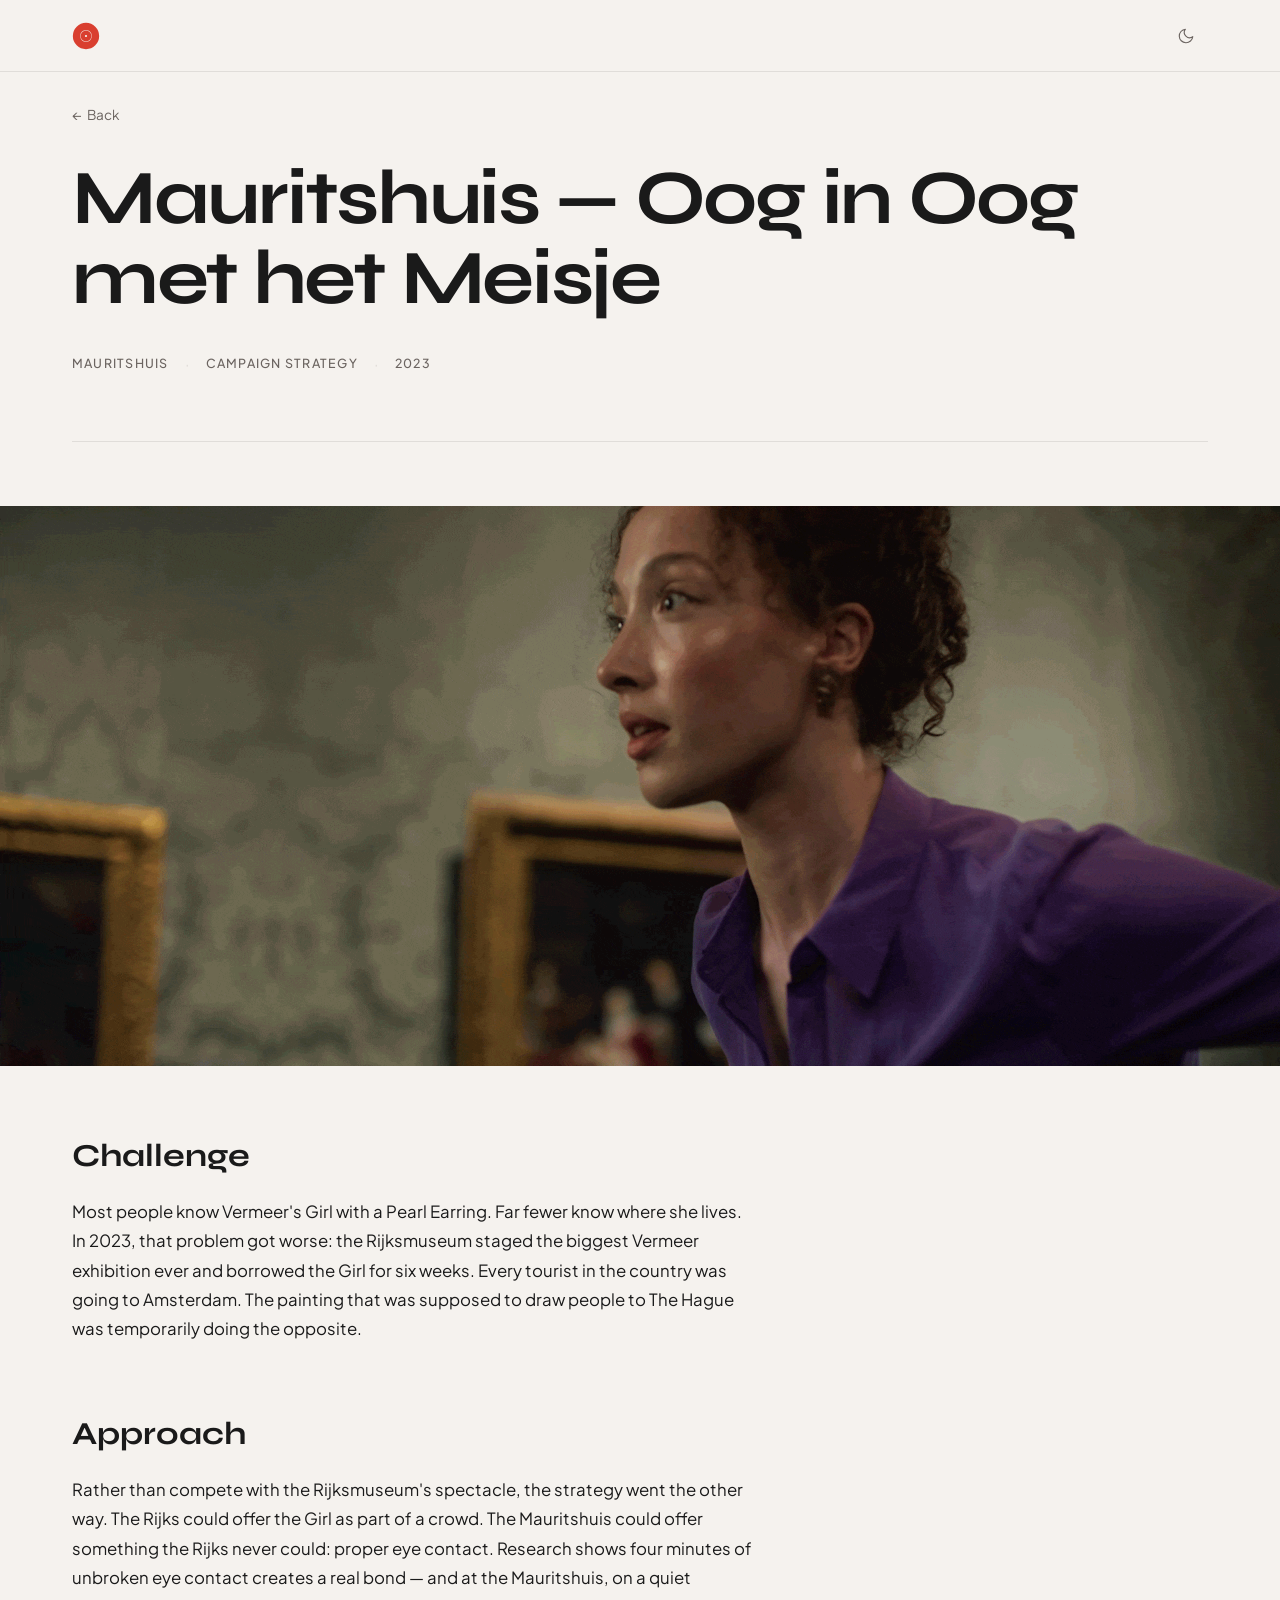
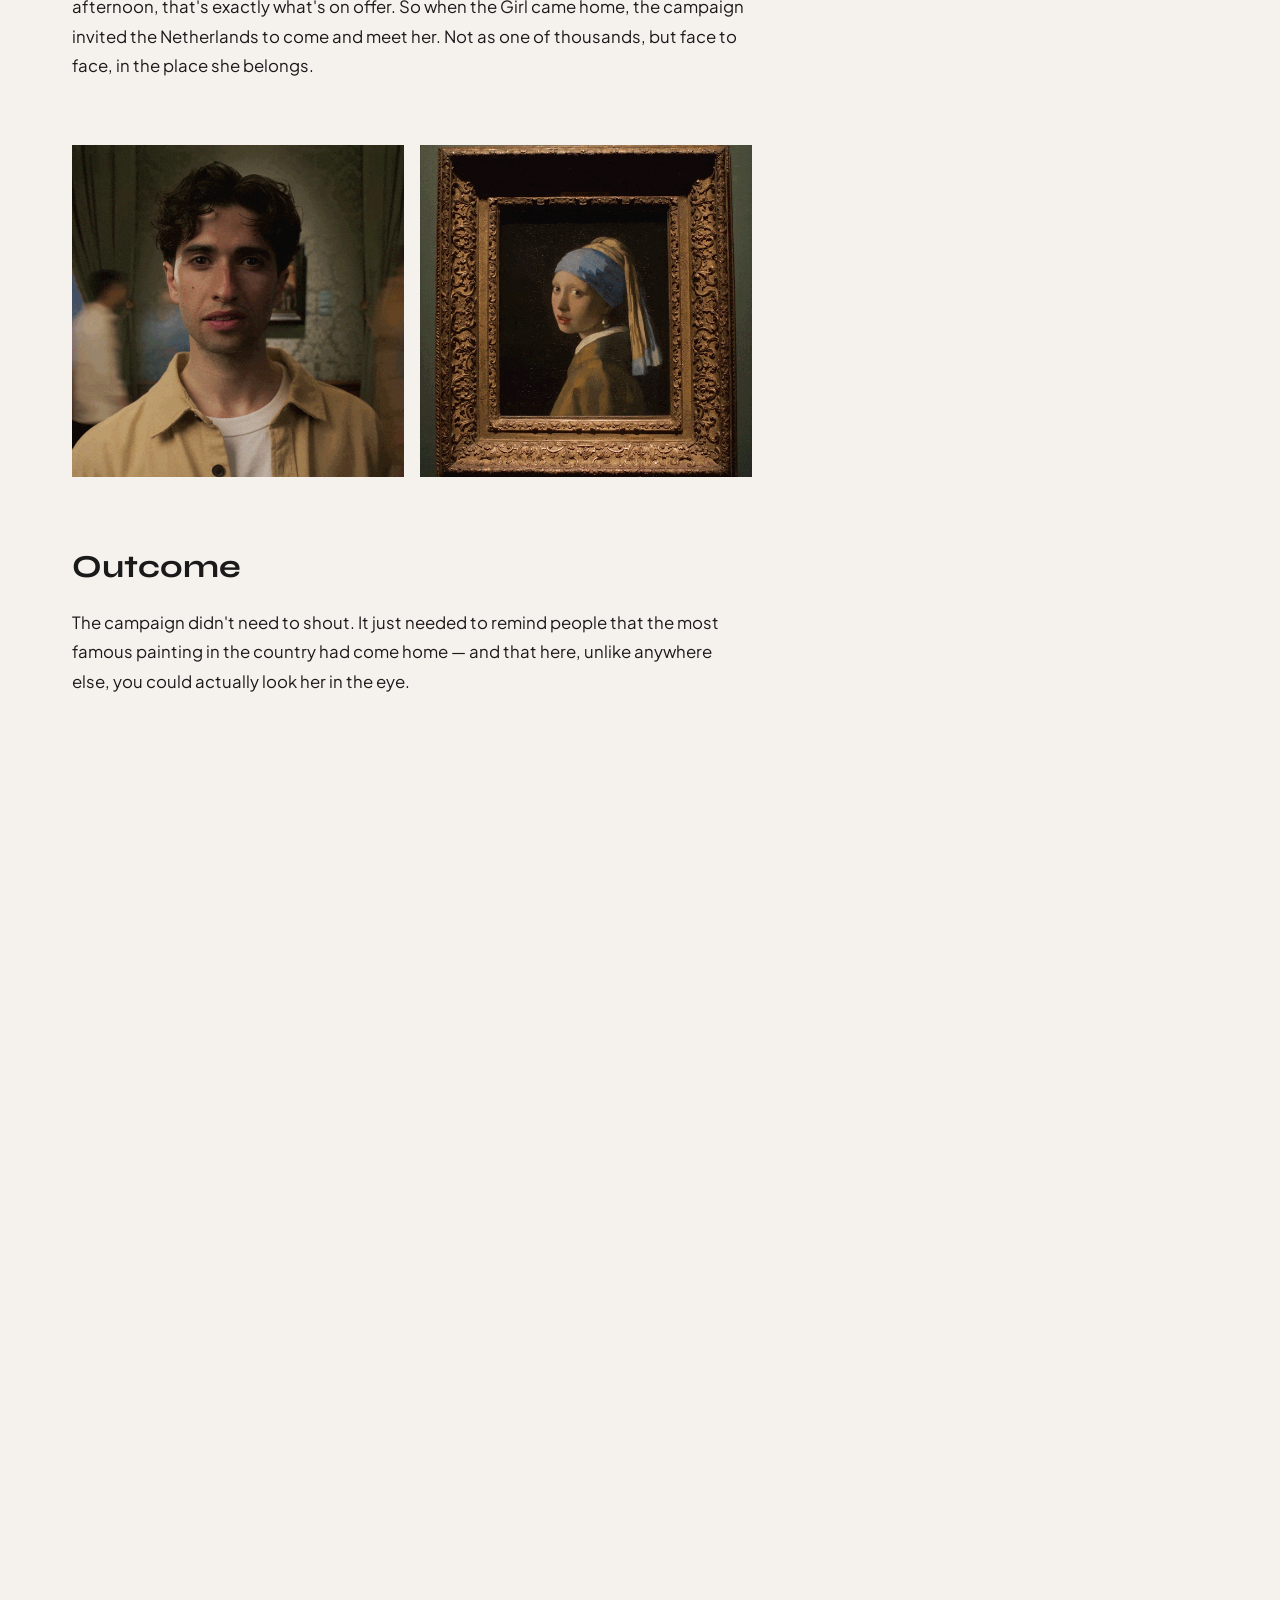
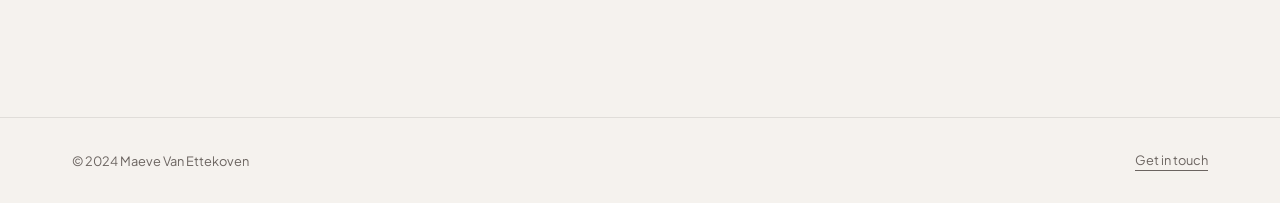
<file: case-study-mauritshuis.html>
<!DOCTYPE html>
<html lang="en">
<head>
  <meta charset="UTF-8">
  <meta name="viewport" content="width=device-width, initial-scale=1.0">
  <title>Mauritshuis — Oog in Oog met het Meisje · Maeve</title>
  <meta name="description" content="Campaign strategy for Mauritshuis — welcoming the Girl with a Pearl Earring home and inviting the Netherlands to meet her face to face.">
  <script>document.documentElement.setAttribute('data-theme', localStorage.getItem('theme') || (window.matchMedia('(prefers-color-scheme: dark)').matches ? 'dark' : 'light'));</script>
  <link rel="preconnect" href="https://fonts.googleapis.com">
  <link rel="preconnect" href="https://fonts.gstatic.com" crossorigin>
  <link href="https://fonts.googleapis.com/css2?family=Syne:wght@700;800&family=Plus+Jakarta+Sans:wght@300;400;500&display=swap" rel="stylesheet">
  <link rel="icon" type="image/svg+xml" href="favicon.svg">
  <link rel="stylesheet" href="styles.css">
</head>
<body>

  <nav class="site-nav" aria-label="Site navigation">
    <div class="container">
      <a href="index.html" class="wordmark" aria-label="Home">
        <img src="favicon.svg" alt="Home">
      </a>
      <button class="theme-toggle" id="theme-toggle" aria-label="Switch to dark mode">
        <svg class="icon-moon" viewBox="0 0 24 24" aria-hidden="true"><path d="M21 12.79A9 9 0 1 1 11.21 3 7 7 0 0 0 21 12.79z"/></svg>
        <svg class="icon-sun" viewBox="0 0 24 24" aria-hidden="true"><circle cx="12" cy="12" r="5"/><line x1="12" y1="1" x2="12" y2="3"/><line x1="12" y1="21" x2="12" y2="23"/><line x1="4.22" y1="4.22" x2="5.64" y2="5.64"/><line x1="18.36" y1="18.36" x2="19.78" y2="19.78"/><line x1="1" y1="12" x2="3" y2="12"/><line x1="21" y1="12" x2="23" y2="12"/><line x1="4.22" y1="19.78" x2="5.64" y2="18.36"/><line x1="18.36" y1="5.64" x2="19.78" y2="4.22"/></svg>
      </button>
    </div>
  </nav>

  <main>
    <div class="container">
      <a class="cs-back" href="index.html">
        <span aria-hidden="true">←</span> Back
      </a>
    </div>

    <article>
      <div class="container">

        <header class="cs-header">
          <h1 class="cs-header__title">Mauritshuis — Oog in Oog<br>met het Meisje</h1>
          <div class="cs-meta" aria-label="Project details">
            <span class="cs-meta__item">Mauritshuis</span>
            <span class="cs-meta__sep" aria-hidden="true">·</span>
            <span class="cs-meta__item">Campaign Strategy</span>
            <span class="cs-meta__sep" aria-hidden="true">·</span>
            <span class="cs-meta__item">2023</span>
          </div>
        </header>

      </div>

      <img
        class="cs-hero-image"
        src="81811271-7509-4c34-b0c6-580fb511bae9_rw_1920.gif"
        alt="Mauritshuis — woman in purple in the museum"
        loading="lazy"
      >

      <div class="container">
        <div class="cs-body">

          <h2>Challenge</h2>
          <p>
            Most people know Vermeer's Girl with a Pearl Earring. Far fewer know where she lives. In 2023, that problem got worse: the Rijksmuseum staged the biggest Vermeer exhibition ever and borrowed the Girl for six weeks. Every tourist in the country was going to Amsterdam. The painting that was supposed to draw people to The Hague was temporarily doing the opposite.
          </p>

          <h2>Approach</h2>
          <p>
            Rather than compete with the Rijksmuseum's spectacle, the strategy went the other way. The Rijks could offer the Girl as part of a crowd. The Mauritshuis could offer something the Rijks never could: proper eye contact. Research shows four minutes of unbroken eye contact creates a real bond — and at the Mauritshuis, on a quiet afternoon, that's exactly what's on offer. So when the Girl came home, the campaign invited the Netherlands to come and meet her. Not as one of thousands, but face to face, in the place she belongs.
          </p>

          <div class="figure-pair">
            <figure>
              <img
                src="33b1fc2b-c21e-4b61-9deb-33d518c61c72_rw_600.gif"
                alt="Mauritshuis — man looking at painting"
                loading="lazy"
                style="aspect-ratio: auto; object-fit: initial;"
              >
            </figure>
            <figure>
              <img
                src="b1a7d17c-cd50-4fd0-9c28-4768c45b11ed_rw_600.gif"
                alt="Mauritshuis — Girl with a Pearl Earring painting"
                loading="lazy"
                style="aspect-ratio: auto; object-fit: initial;"
              >
            </figure>
          </div>

          <h2>Outcome</h2>
          <p>
            The campaign didn't need to shout. It just needed to remind people that the most famous painting in the country had come home — and that here, unlike anywhere else, you could actually look her in the eye.
          </p>

          <figure>
            <iframe
              width="100%"
              style="aspect-ratio: 16/9; display: block;"
              src="https://player.vimeo.com/video/846990409"
              title="Mauritshuis — Oog in Oog met het Meisje"
              frameborder="0"
              allowfullscreen
            ></iframe>
          </figure>

          <figure>
            <iframe
              width="100%"
              style="aspect-ratio: 16/9; display: block;"
              src="https://player.vimeo.com/video/846990092"
              title="Mauritshuis — Oog in Oog met het Meisje (2)"
              frameborder="0"
              allowfullscreen
            ></iframe>
          </figure>

        </div>
      </div>
    </article>
  </main>

  <footer class="site-footer">
    <div class="container">
      <p class="site-footer__copy">&copy; 2024 Maeve Van Ettekoven</p>
      <a class="site-footer__contact" href="https://www.linkedin.com/in/maevevanettekoven/" target="_blank" rel="noopener noreferrer">Get in touch</a>
    </div>
  </footer>

  <script src="theme.js"></script>
</body>
</html>
</file>
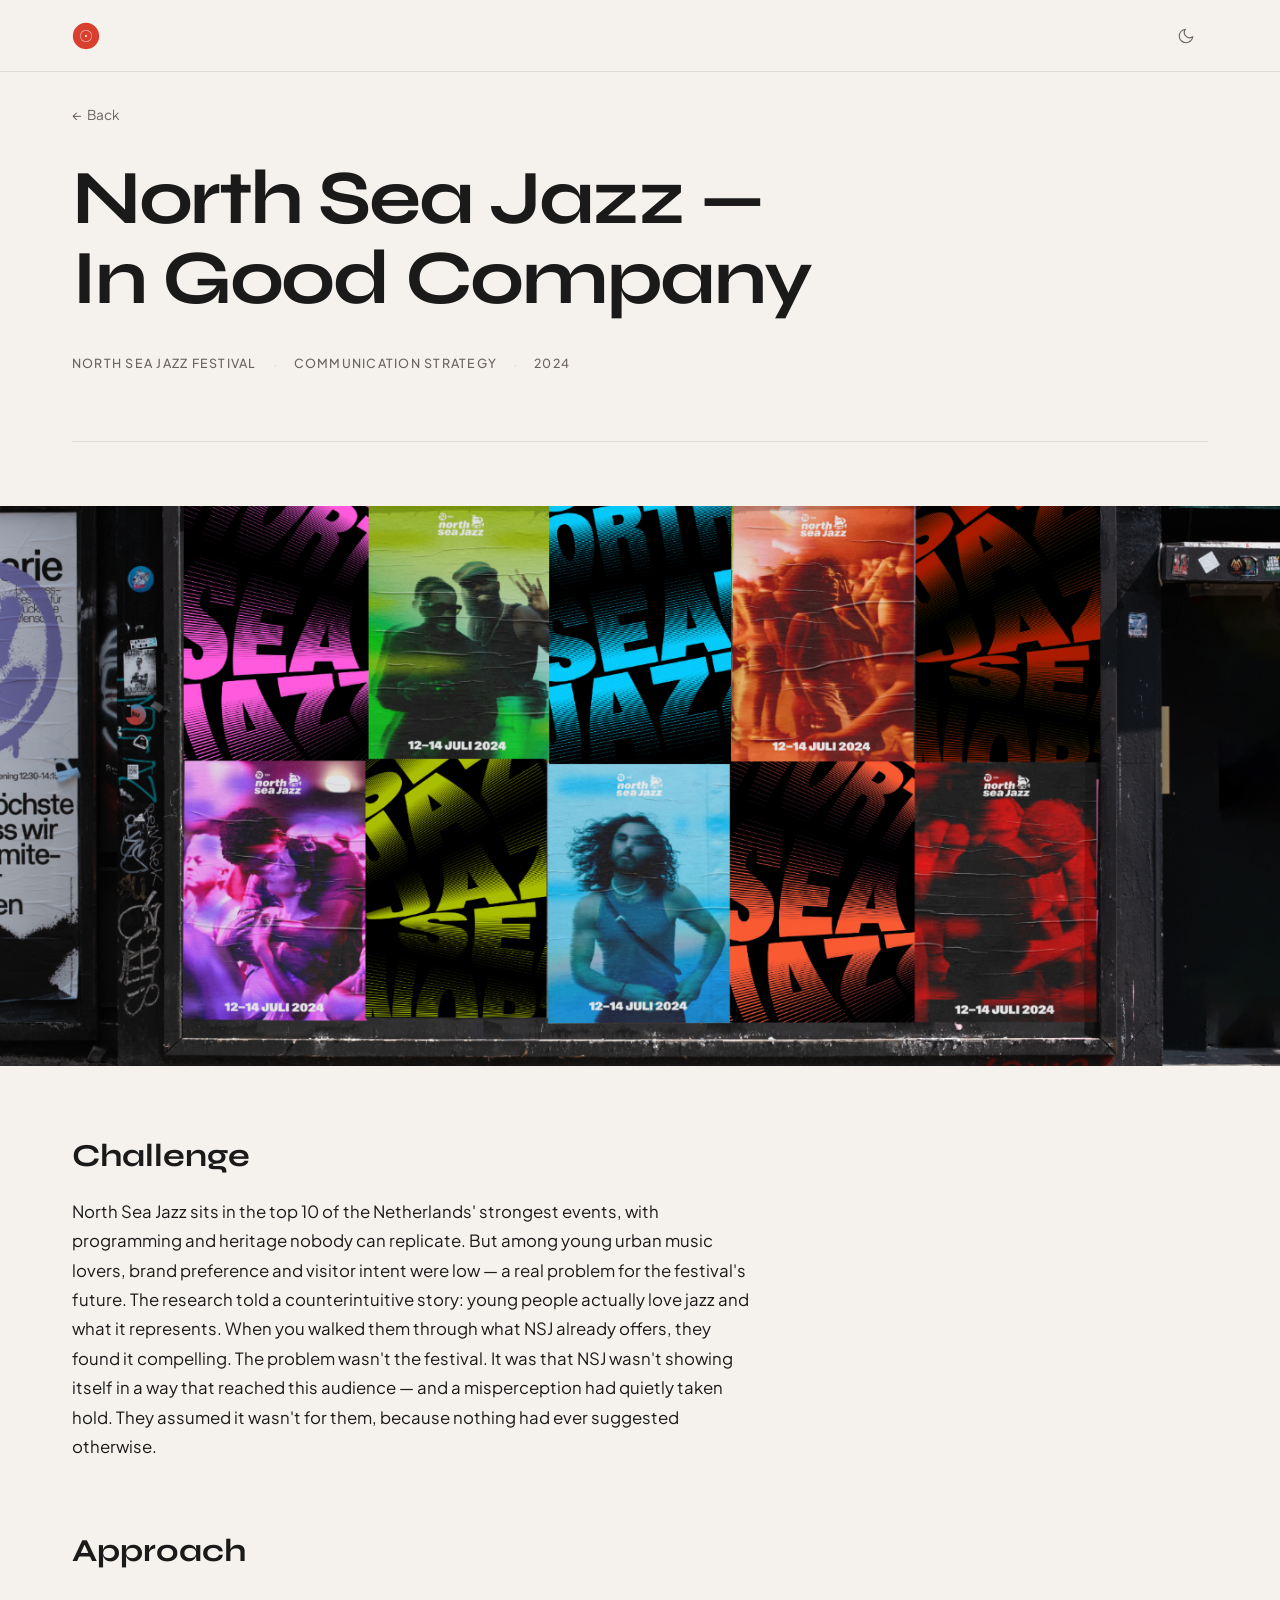
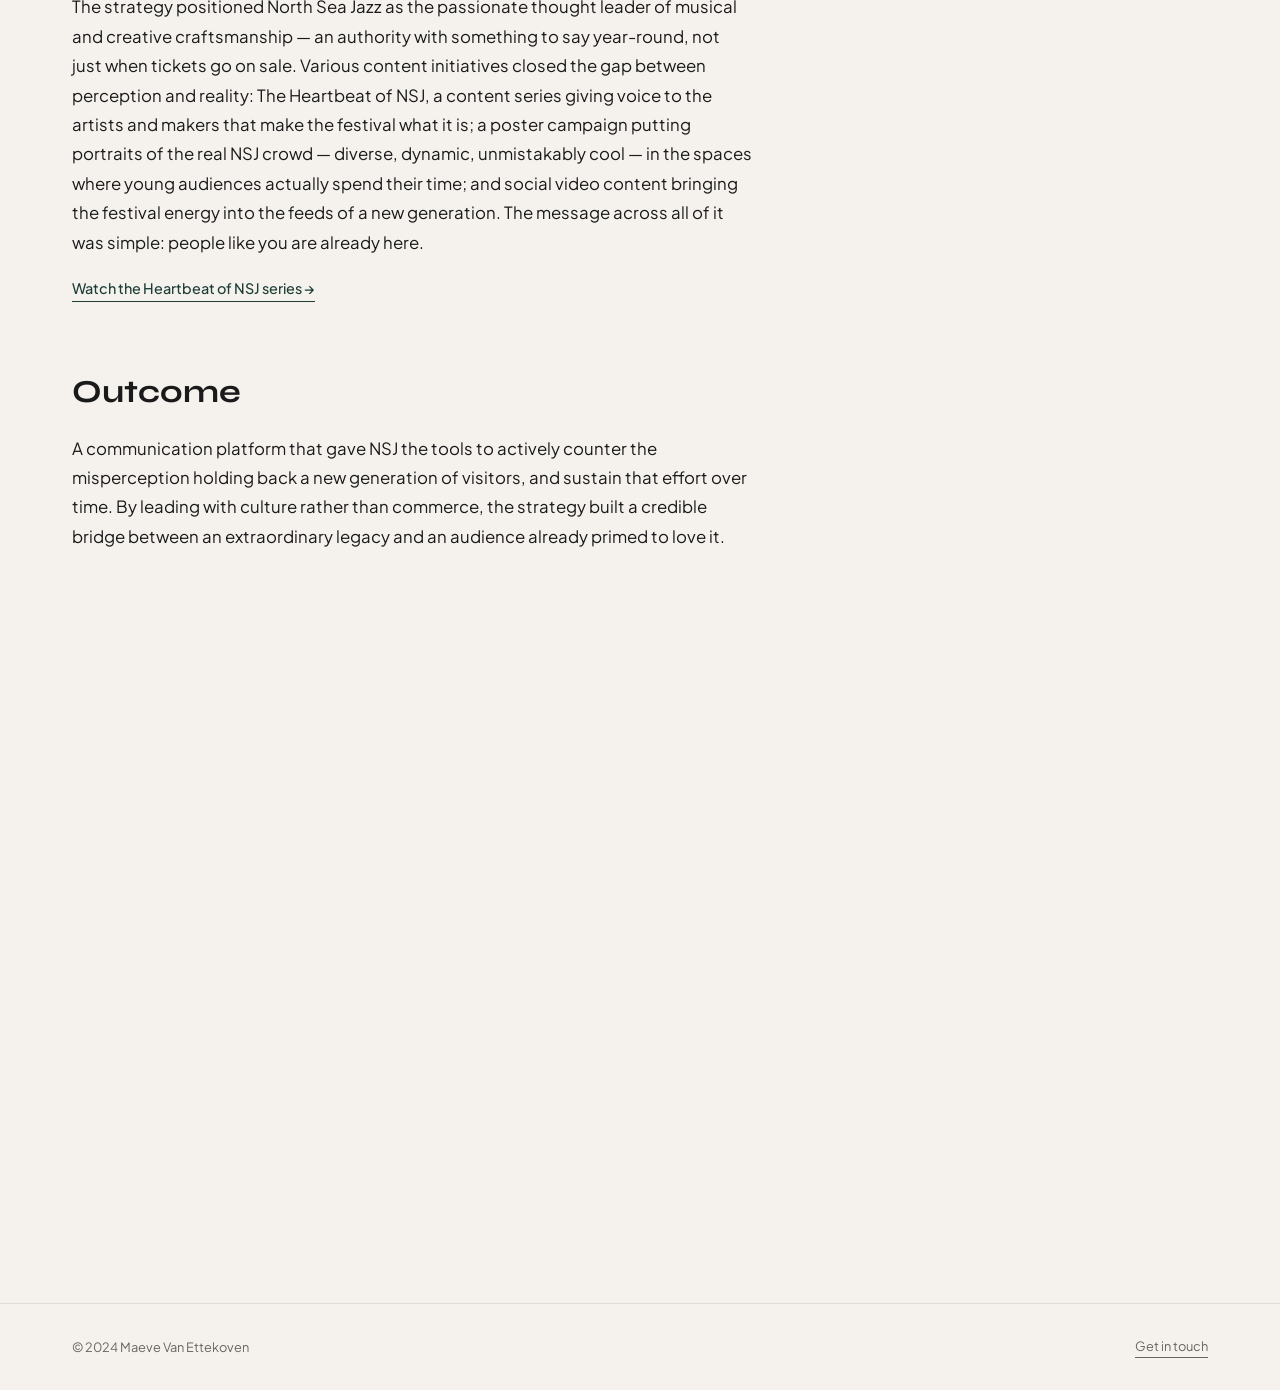
<file: case-study-nsj.html>
<!DOCTYPE html>
<html lang="en">
<head>
  <meta charset="UTF-8">
  <meta name="viewport" content="width=device-width, initial-scale=1.0">
  <title>North Sea Jazz — In Good Company · Maeve</title>
  <meta name="description" content="Communication strategy for North Sea Jazz Festival — building a platform to close the gap between perception and reality for a new generation of visitors.">
  <script>document.documentElement.setAttribute('data-theme', localStorage.getItem('theme') || (window.matchMedia('(prefers-color-scheme: dark)').matches ? 'dark' : 'light'));</script>
  <link rel="preconnect" href="https://fonts.googleapis.com">
  <link rel="preconnect" href="https://fonts.gstatic.com" crossorigin>
  <link href="https://fonts.googleapis.com/css2?family=Syne:wght@700;800&family=Plus+Jakarta+Sans:wght@300;400;500&display=swap" rel="stylesheet">
  <link rel="icon" type="image/svg+xml" href="favicon.svg">
  <link rel="stylesheet" href="styles.css">
</head>
<body>

  <nav class="site-nav" aria-label="Site navigation">
    <div class="container">
      <a href="index.html" class="wordmark" aria-label="Home">
        <img src="favicon.svg" alt="Home">
      </a>
      <button class="theme-toggle" id="theme-toggle" aria-label="Switch to dark mode">
        <svg class="icon-moon" viewBox="0 0 24 24" aria-hidden="true"><path d="M21 12.79A9 9 0 1 1 11.21 3 7 7 0 0 0 21 12.79z"/></svg>
        <svg class="icon-sun" viewBox="0 0 24 24" aria-hidden="true"><circle cx="12" cy="12" r="5"/><line x1="12" y1="1" x2="12" y2="3"/><line x1="12" y1="21" x2="12" y2="23"/><line x1="4.22" y1="4.22" x2="5.64" y2="5.64"/><line x1="18.36" y1="18.36" x2="19.78" y2="19.78"/><line x1="1" y1="12" x2="3" y2="12"/><line x1="21" y1="12" x2="23" y2="12"/><line x1="4.22" y1="19.78" x2="5.64" y2="18.36"/><line x1="18.36" y1="5.64" x2="19.78" y2="4.22"/></svg>
      </button>
    </div>
  </nav>

  <main>
    <div class="container">
      <a class="cs-back" href="index.html">
        <span aria-hidden="true">←</span> Back
      </a>
    </div>

    <article>
      <div class="container">

        <header class="cs-header">
          <h1 class="cs-header__title">North Sea Jazz —<br>In Good Company</h1>
          <div class="cs-meta" aria-label="Project details">
            <span class="cs-meta__item">North Sea Jazz Festival</span>
            <span class="cs-meta__sep" aria-hidden="true">·</span>
            <span class="cs-meta__item">Communication Strategy</span>
            <span class="cs-meta__sep" aria-hidden="true">·</span>
            <span class="cs-meta__item">2024</span>
          </div>
        </header>

      </div>

      <img
        class="cs-hero-image"
        src="Screenshot 2026-05-10 at 14.44.29.png"
        alt="North Sea Jazz Festival — In Good Company campaign"
        loading="lazy"
      >

      <div class="container">
        <div class="cs-body">

          <h2>Challenge</h2>
          <p>
            North Sea Jazz sits in the top 10 of the Netherlands' strongest events, with programming and heritage nobody can replicate. But among young urban music lovers, brand preference and visitor intent were low — a real problem for the festival's future. The research told a counterintuitive story: young people actually love jazz and what it represents. When you walked them through what NSJ already offers, they found it compelling. The problem wasn't the festival. It was that NSJ wasn't showing itself in a way that reached this audience — and a misperception had quietly taken hold. They assumed it wasn't for them, because nothing had ever suggested otherwise.
          </p>

          <h2>Approach</h2>
          <p>
            The strategy positioned North Sea Jazz as the passionate thought leader of musical and creative craftsmanship — an authority with something to say year-round, not just when tickets go on sale. Various content initiatives closed the gap between perception and reality: The Heartbeat of NSJ, a content series giving voice to the artists and makers that make the festival what it is; a poster campaign putting portraits of the real NSJ crowd — diverse, dynamic, unmistakably cool — in the spaces where young audiences actually spend their time; and social video content bringing the festival energy into the feeds of a new generation. The message across all of it was simple: people like you are already here.
          </p>

          <p>
            <a href="https://www.youtube.com/playlist?list=PL6Tnoa5mggxrVshVIgwuGnt3WdTzlRPMk" target="_blank" rel="noopener" class="cs-text-link">Watch the Heartbeat of NSJ series →</a>
          </p>

          <h2>Outcome</h2>
          <p>
            A communication platform that gave NSJ the tools to actively counter the misperception holding back a new generation of visitors, and sustain that effort over time. By leading with culture rather than commerce, the strategy built a credible bridge between an extraordinary legacy and an audience already primed to love it.
          </p>

          <figure>
            <iframe
              src="https://www.youtube.com/embed/FnlyIbVCtWM"
              title="North Sea Jazz social content"
              frameborder="0"
              allowfullscreen
              style="aspect-ratio: 9/16; width: 315px; display: block;"
            ></iframe>
          </figure>

        </div>
      </div>
    </article>
  </main>

  <footer class="site-footer">
    <div class="container">
      <p class="site-footer__copy">&copy; 2024 Maeve Van Ettekoven</p>
      <a class="site-footer__contact" href="https://www.linkedin.com/in/maevevanettekoven/" target="_blank" rel="noopener noreferrer">Get in touch</a>
    </div>
  </footer>

  <script src="theme.js"></script>
</body>
</html>
</file>
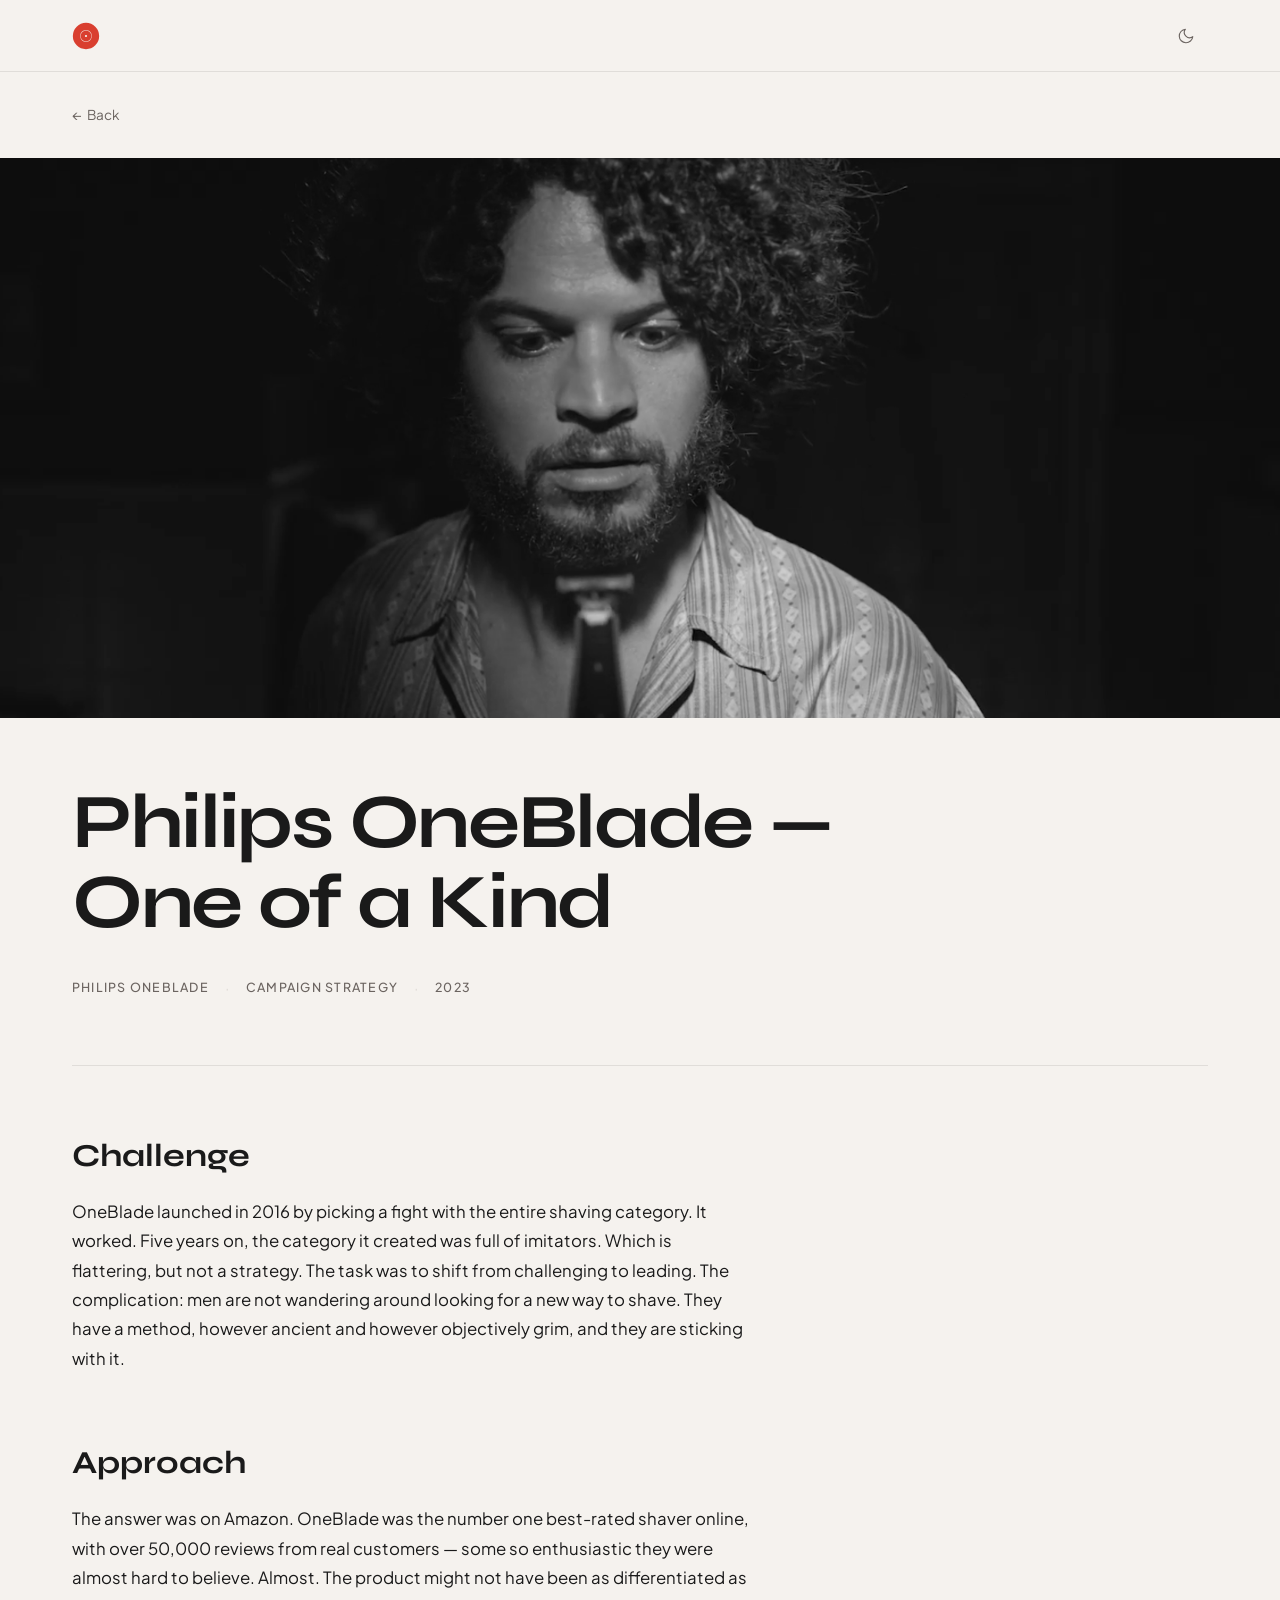
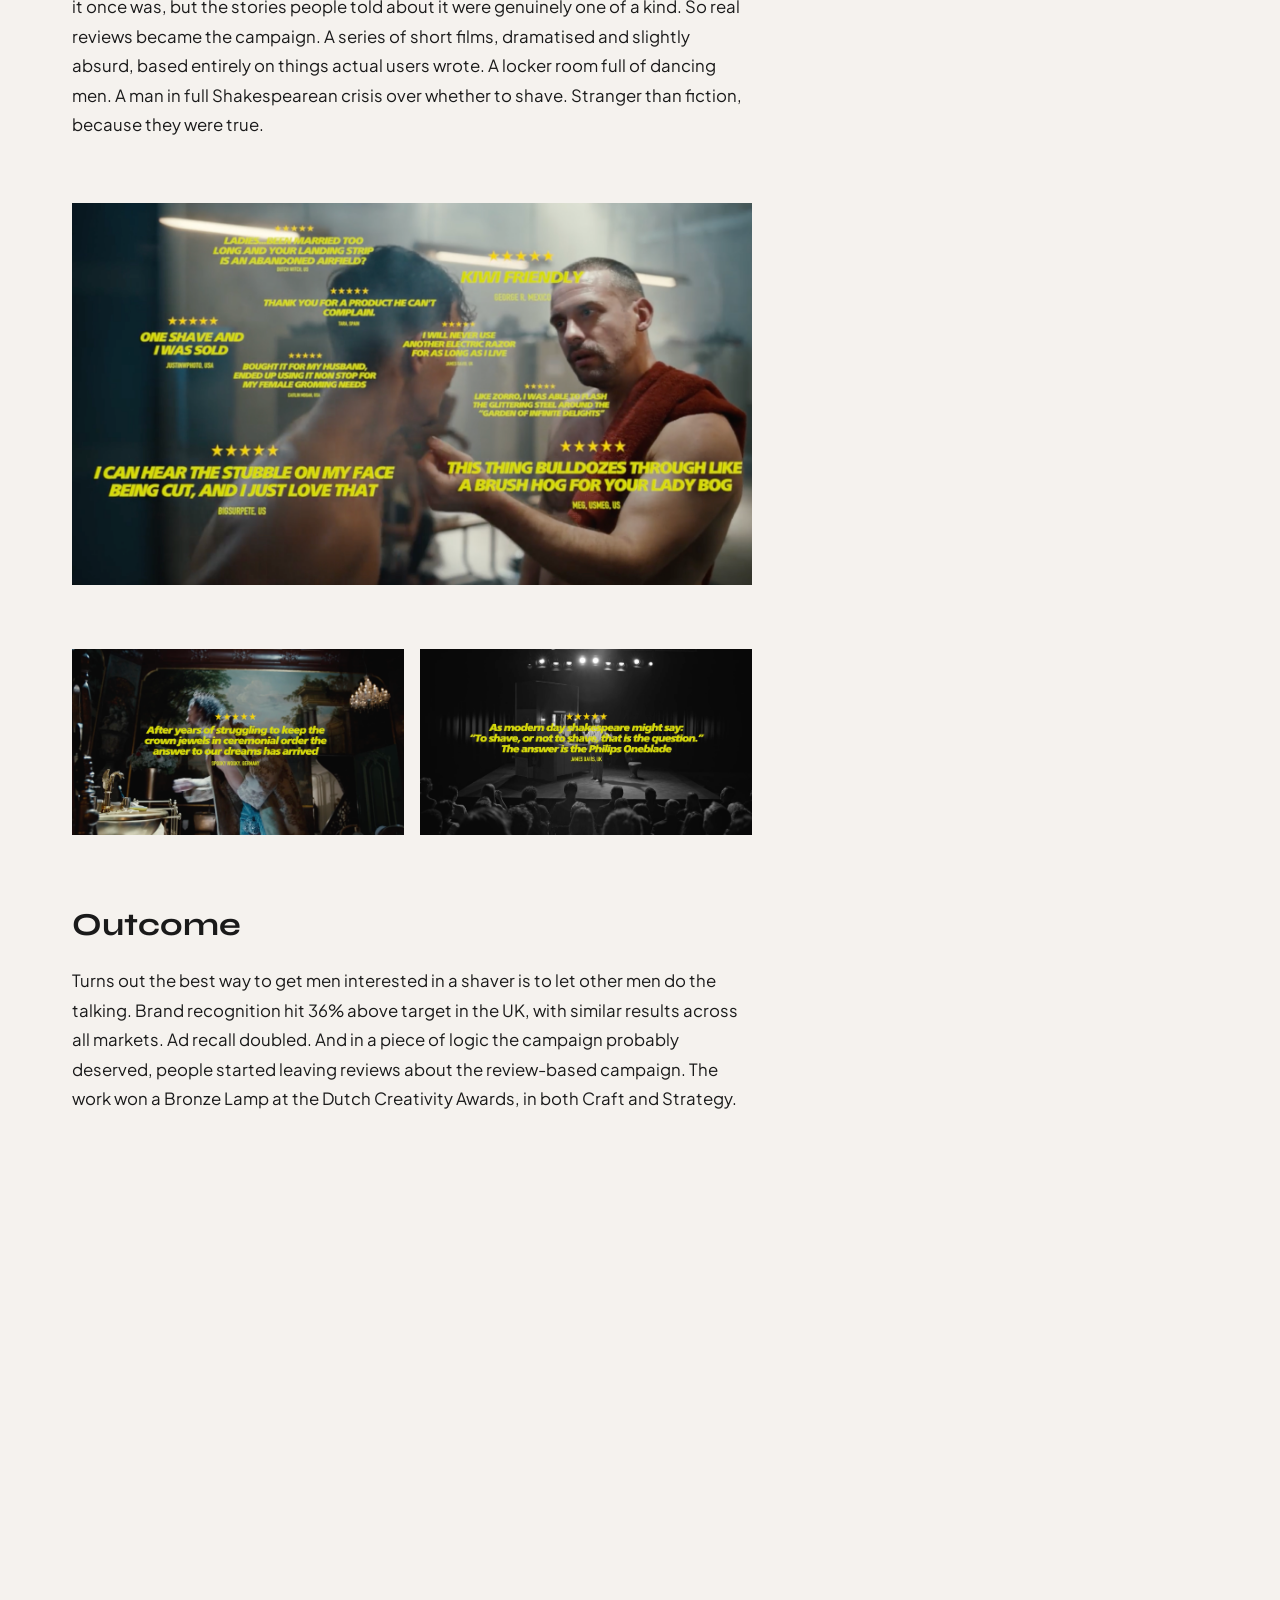
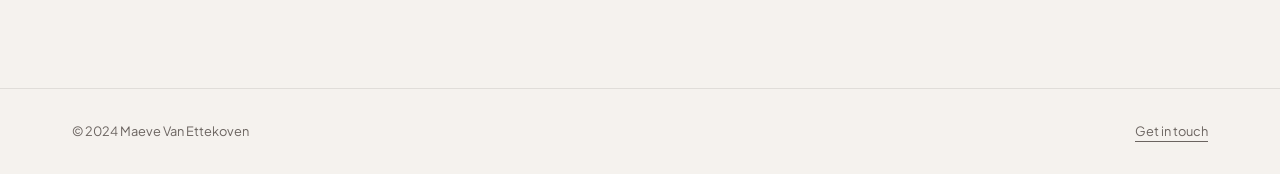
<file: case-study-oneblade.html>
<!DOCTYPE html>
<html lang="en">
<head>
  <meta charset="UTF-8">
  <meta name="viewport" content="width=device-width, initial-scale=1.0">
  <title>Philips OneBlade — One of a Kind · Maeve</title>
  <meta name="description" content="Campaign strategy for Philips OneBlade — turning 50,000 real customer reviews into a series of cinematic films to shift the brand from challenger to leader.">
  <script>document.documentElement.setAttribute('data-theme', localStorage.getItem('theme') || (window.matchMedia('(prefers-color-scheme: dark)').matches ? 'dark' : 'light'));</script>
  <link rel="preconnect" href="https://fonts.googleapis.com">
  <link rel="preconnect" href="https://fonts.gstatic.com" crossorigin>
  <link href="https://fonts.googleapis.com/css2?family=Syne:wght@700;800&family=Plus+Jakarta+Sans:wght@300;400;500&display=swap" rel="stylesheet">
  <link rel="icon" type="image/svg+xml" href="favicon.svg">
  <link rel="stylesheet" href="styles.css">
</head>
<body>

  <nav class="site-nav" aria-label="Site navigation">
    <div class="container">
      <a href="index.html" class="wordmark" aria-label="Home">
        <img src="favicon.svg" alt="Home">
      </a>
      <button class="theme-toggle" id="theme-toggle" aria-label="Switch to dark mode">
        <svg class="icon-moon" viewBox="0 0 24 24" aria-hidden="true"><path d="M21 12.79A9 9 0 1 1 11.21 3 7 7 0 0 0 21 12.79z"/></svg>
        <svg class="icon-sun" viewBox="0 0 24 24" aria-hidden="true"><circle cx="12" cy="12" r="5"/><line x1="12" y1="1" x2="12" y2="3"/><line x1="12" y1="21" x2="12" y2="23"/><line x1="4.22" y1="4.22" x2="5.64" y2="5.64"/><line x1="18.36" y1="18.36" x2="19.78" y2="19.78"/><line x1="1" y1="12" x2="3" y2="12"/><line x1="21" y1="12" x2="23" y2="12"/><line x1="4.22" y1="19.78" x2="5.64" y2="18.36"/><line x1="18.36" y1="5.64" x2="19.78" y2="4.22"/></svg>
      </button>
    </div>
  </nav>

  <main>
    <div class="container">
      <a class="cs-back" href="index.html">
        <span aria-hidden="true">←</span> Back
      </a>
    </div>

    <article>

      <img
        class="cs-hero-image"
        src="Screenshot 2026-05-10 at 16.36.27.png"
        alt="Philips OneBlade — mint Imperials, aerial shot"
        loading="lazy"
      >

      <div class="container">

        <header class="cs-header">
          <h1 class="cs-header__title">Philips OneBlade —<br>One of a Kind</h1>
          <div class="cs-meta" aria-label="Project details">
            <span class="cs-meta__item">Philips OneBlade</span>
            <span class="cs-meta__sep" aria-hidden="true">·</span>
            <span class="cs-meta__item">Campaign Strategy</span>
            <span class="cs-meta__sep" aria-hidden="true">·</span>
            <span class="cs-meta__item">2023</span>
          </div>
        </header>

      </div>

      <div class="container">
        <div class="cs-body">

          <h2>Challenge</h2>
          <p>
            OneBlade launched in 2016 by picking a fight with the entire shaving category. It worked. Five years on, the category it created was full of imitators. Which is flattering, but not a strategy. The task was to shift from challenging to leading. The complication: men are not wandering around looking for a new way to shave. They have a method, however ancient and however objectively grim, and they are sticking with it.
          </p>

          <h2>Approach</h2>
          <p>
            The answer was on Amazon. OneBlade was the number one best-rated shaver online, with over 50,000 reviews from real customers — some so enthusiastic they were almost hard to believe. Almost. The product might not have been as differentiated as it once was, but the stories people told about it were genuinely one of a kind. So real reviews became the campaign. A series of short films, dramatised and slightly absurd, based entirely on things actual users wrote. A locker room full of dancing men. A man in full Shakespearean crisis over whether to shave. Stranger than fiction, because they were true.
          </p>

          <figure>
            <img
              src="Screenshot 2026-05-10 at 16.35.01.png"
              alt="Philips OneBlade — reviews collage over locker room scene"
              loading="lazy"
              style="aspect-ratio: auto; object-fit: initial;"
            >
          </figure>

          <div class="figure-pair">
            <figure>
              <img
                src="Screenshot 2026-05-10 at 16.35.22.png"
                alt="Philips OneBlade — crown jewels bathroom scene"
                loading="lazy"
                style="aspect-ratio: auto; object-fit: initial;"
              >
            </figure>
            <figure>
              <img
                src="Screenshot 2026-05-10 at 16.35.27.png"
                alt="Philips OneBlade — Shakespeare on stage"
                loading="lazy"
                style="aspect-ratio: auto; object-fit: initial;"
              >
            </figure>
          </div>

          <h2>Outcome</h2>
          <p>
            Turns out the best way to get men interested in a shaver is to let other men do the talking. Brand recognition hit 36% above target in the UK, with similar results across all markets. Ad recall doubled. And in a piece of logic the campaign probably deserved, people started leaving reviews about the review-based campaign. The work won a Bronze Lamp at the Dutch Creativity Awards, in both Craft and Strategy.
          </p>

          <figure>
            <iframe
              width="100%"
              style="aspect-ratio: 16/9; display: block;"
              src="https://player.vimeo.com/video/908164843"
              title="Philips OneBlade — One of a Kind"
              frameborder="0"
              allowfullscreen
            ></iframe>
          </figure>

        </div>
      </div>
    </article>
  </main>

  <footer class="site-footer">
    <div class="container">
      <p class="site-footer__copy">&copy; 2024 Maeve Van Ettekoven</p>
      <a class="site-footer__contact" href="https://www.linkedin.com/in/maevevanettekoven/" target="_blank" rel="noopener noreferrer">Get in touch</a>
    </div>
  </footer>

  <script src="theme.js"></script>
</body>
</html>
</file>
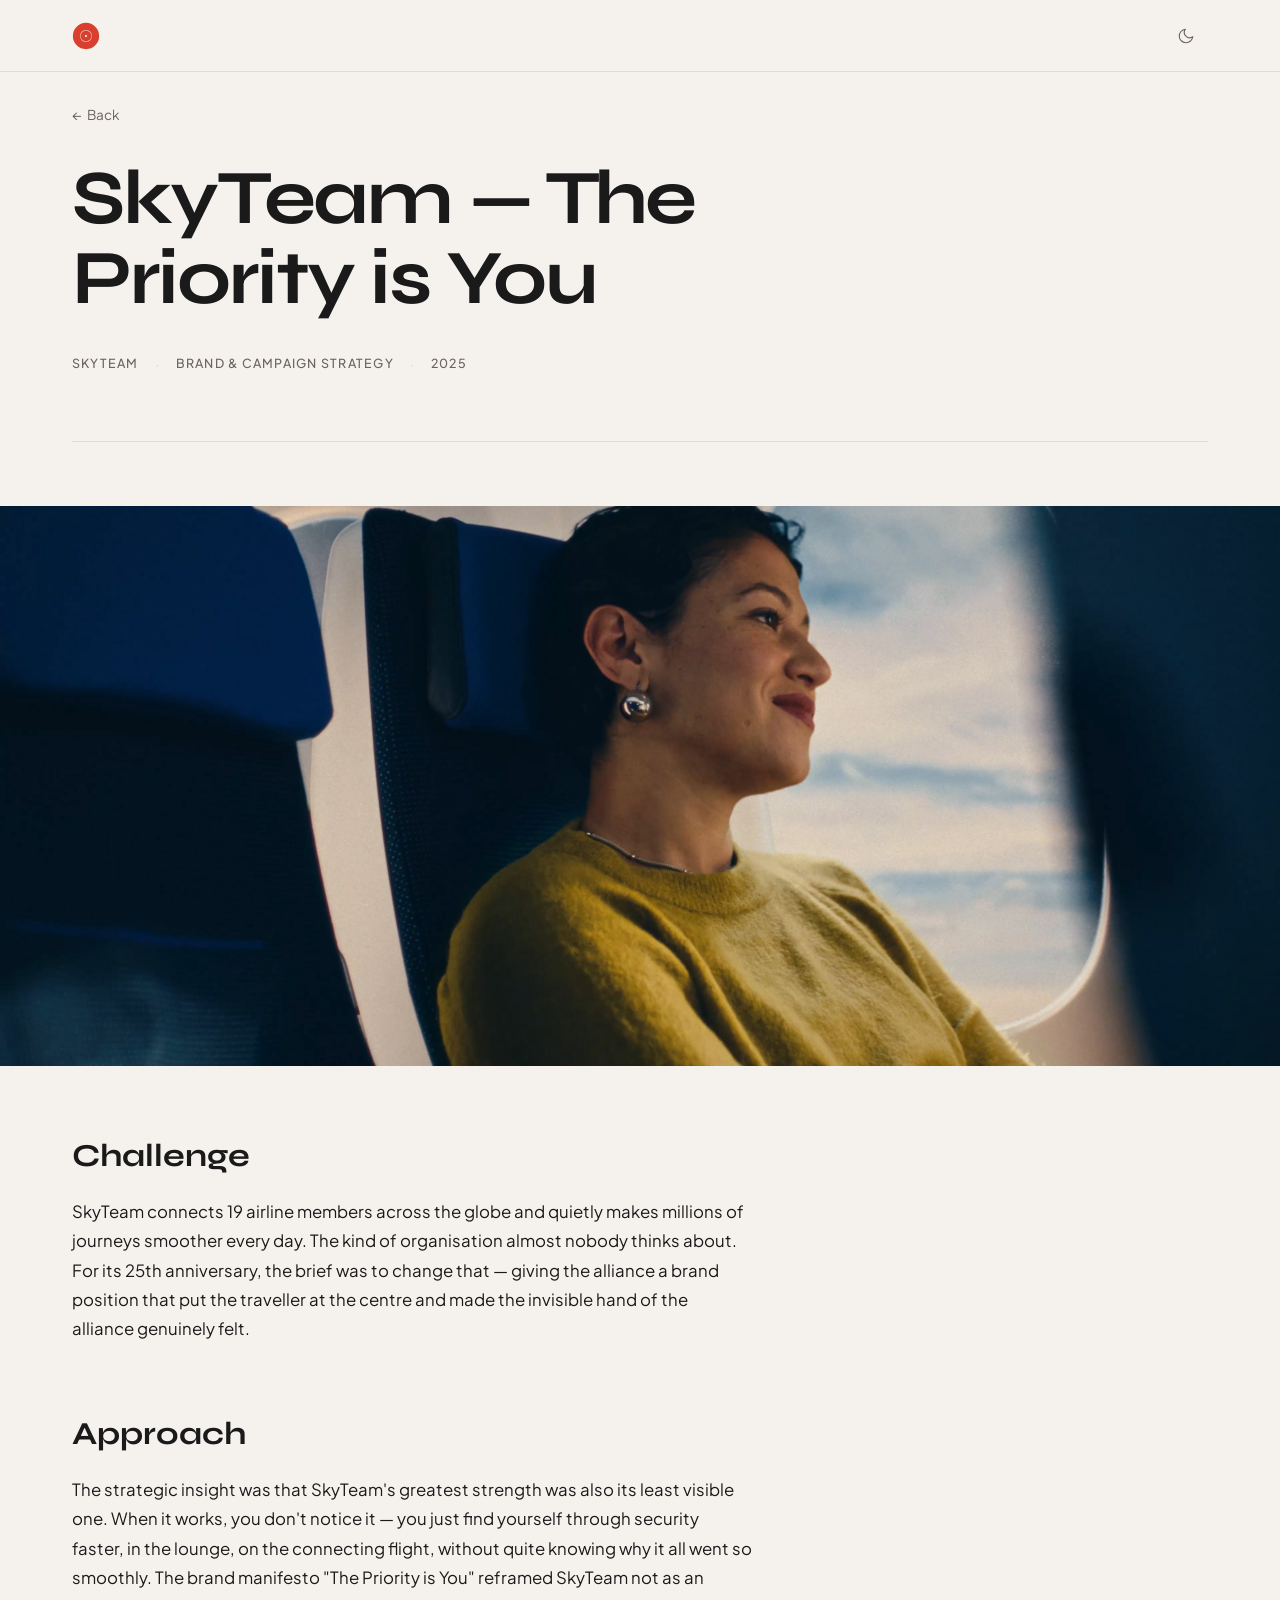
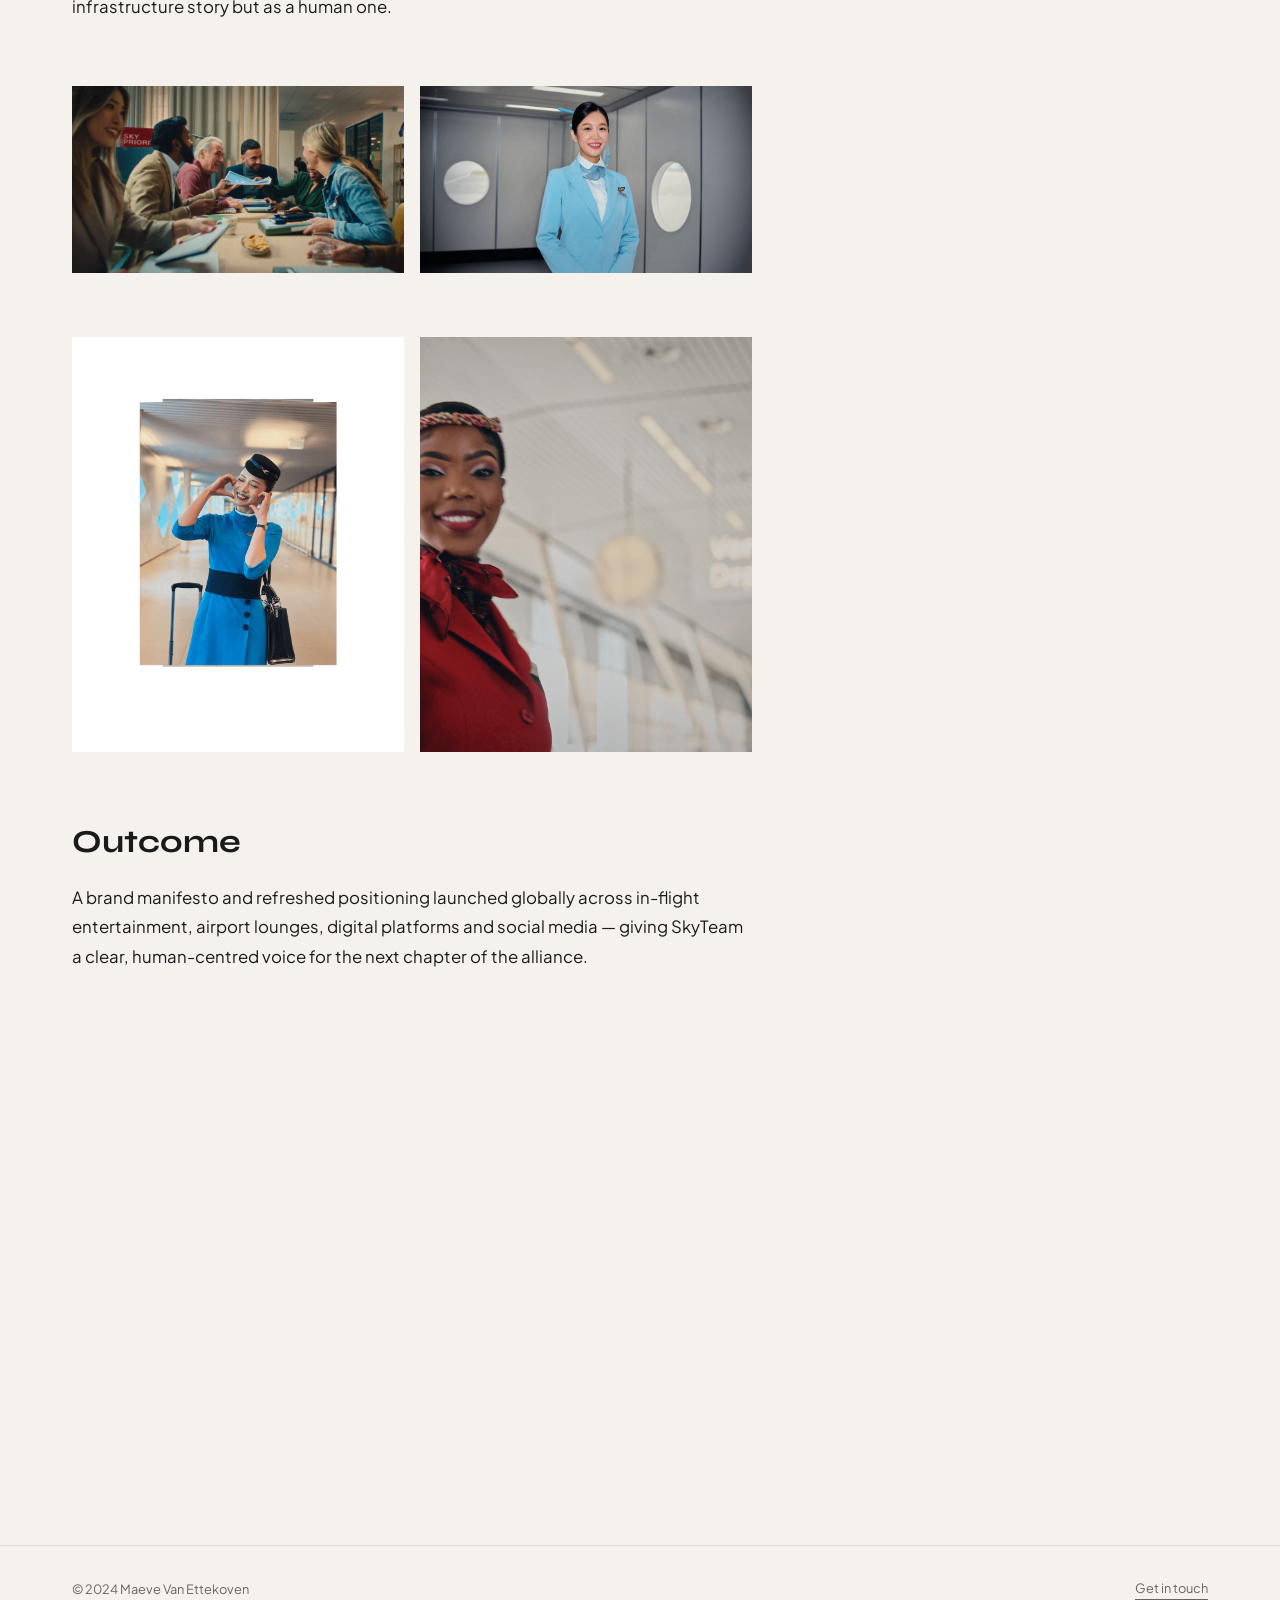
<file: case-study-skyteam.html>
<!DOCTYPE html>
<html lang="en">
<head>
  <meta charset="UTF-8">
  <meta name="viewport" content="width=device-width, initial-scale=1.0">
  <title>SkyTeam — The Priority is You · Maeve</title>
  <meta name="description" content="Brand and campaign strategy for SkyTeam — reframing a global airline alliance as a human story for its 25th anniversary.">
  <script>document.documentElement.setAttribute('data-theme', localStorage.getItem('theme') || (window.matchMedia('(prefers-color-scheme: dark)').matches ? 'dark' : 'light'));</script>
  <link rel="preconnect" href="https://fonts.googleapis.com">
  <link rel="preconnect" href="https://fonts.gstatic.com" crossorigin>
  <link href="https://fonts.googleapis.com/css2?family=Syne:wght@700;800&family=Plus+Jakarta+Sans:wght@300;400;500&display=swap" rel="stylesheet">
  <link rel="icon" type="image/svg+xml" href="favicon.svg">
  <link rel="stylesheet" href="styles.css">
</head>
<body>

  <nav class="site-nav" aria-label="Site navigation">
    <div class="container">
      <a href="index.html" class="wordmark" aria-label="Home">
        <img src="favicon.svg" alt="Home">
      </a>
      <button class="theme-toggle" id="theme-toggle" aria-label="Switch to dark mode">
        <svg class="icon-moon" viewBox="0 0 24 24" aria-hidden="true"><path d="M21 12.79A9 9 0 1 1 11.21 3 7 7 0 0 0 21 12.79z"/></svg>
        <svg class="icon-sun" viewBox="0 0 24 24" aria-hidden="true"><circle cx="12" cy="12" r="5"/><line x1="12" y1="1" x2="12" y2="3"/><line x1="12" y1="21" x2="12" y2="23"/><line x1="4.22" y1="4.22" x2="5.64" y2="5.64"/><line x1="18.36" y1="18.36" x2="19.78" y2="19.78"/><line x1="1" y1="12" x2="3" y2="12"/><line x1="21" y1="12" x2="23" y2="12"/><line x1="4.22" y1="19.78" x2="5.64" y2="18.36"/><line x1="18.36" y1="5.64" x2="19.78" y2="4.22"/></svg>
      </button>
    </div>
  </nav>

  <main>
    <div class="container">
      <a class="cs-back" href="index.html">
        <span aria-hidden="true">←</span> Back
      </a>
    </div>

    <article>
      <div class="container">

        <header class="cs-header">
          <h1 class="cs-header__title">SkyTeam — The<br>Priority is You</h1>
          <div class="cs-meta" aria-label="Project details">
            <span class="cs-meta__item">SkyTeam</span>
            <span class="cs-meta__sep" aria-hidden="true">·</span>
            <span class="cs-meta__item">Brand & Campaign Strategy</span>
            <span class="cs-meta__sep" aria-hidden="true">·</span>
            <span class="cs-meta__item">2025</span>
          </div>
        </header>

      </div>

      <img
        class="cs-hero-image"
        src="3697b1dc-ba81-4e8c-a852-3b374e48b9ad_rw_1920.jpg"
        alt="SkyTeam — woman looking out plane window"
        loading="lazy"
      >

      <div class="container">
        <div class="cs-body">

          <h2>Challenge</h2>
          <p>
            SkyTeam connects 19 airline members across the globe and quietly makes millions of journeys smoother every day. The kind of organisation almost nobody thinks about. For its 25th anniversary, the brief was to change that — giving the alliance a brand position that put the traveller at the centre and made the invisible hand of the alliance genuinely felt.
          </p>

          <h2>Approach</h2>
          <p>
            The strategic insight was that SkyTeam's greatest strength was also its least visible one. When it works, you don't notice it — you just find yourself through security faster, in the lounge, on the connecting flight, without quite knowing why it all went so smoothly. The brand manifesto "The Priority is You" reframed SkyTeam not as an infrastructure story but as a human one.
          </p>

          <div class="figure-pair">
            <figure>
              <img
                src="72cb50e4-ff1d-4a8e-941d-e0f6cad2a935_rw_1920.jpg"
                alt="SkyTeam — team meeting, SkyPriority branding"
                loading="lazy"
                style="aspect-ratio: auto; object-fit: initial;"
              >
            </figure>
            <figure>
              <img
                src="387e301d-9822-40d1-8c9e-edcd640192e0_rw_1920.gif"
                alt="SkyTeam — flight attendant in blue uniform, full length"
                loading="lazy"
                style="aspect-ratio: auto; object-fit: initial;"
              >
            </figure>
          </div>

          <div class="figure-pair">
            <figure>
              <img
                src="270c6727-5cd5-41ff-81fa-4feb148a55d4_rw_1200.gif"
                alt="SkyTeam — flight attendant in light blue, portrait"
                loading="lazy"
                style="aspect-ratio: auto; object-fit: initial;"
              >
            </figure>
            <figure>
              <img
                src="d85e097c-02f7-4b3f-bfc5-2d7dfb25f9c3_rw_1200.gif"
                alt="SkyTeam — abstract blurred airport, red jacket"
                loading="lazy"
                style="aspect-ratio: auto; object-fit: initial;"
              >
            </figure>
          </div>

          <h2>Outcome</h2>
          <p>
            A brand manifesto and refreshed positioning launched globally across in-flight entertainment, airport lounges, digital platforms and social media — giving SkyTeam a clear, human-centred voice for the next chapter of the alliance.
          </p>

          <figure>
            <iframe
              width="100%"
              style="aspect-ratio: 16/9; display: block;"
              src="https://www.youtube.com/embed/O6I1BM0U7Cs"
              title="SkyTeam — The Priority is You"
              frameborder="0"
              allowfullscreen
            ></iframe>
          </figure>

        </div>
      </div>
    </article>
  </main>

  <footer class="site-footer">
    <div class="container">
      <p class="site-footer__copy">&copy; 2024 Maeve Van Ettekoven</p>
      <a class="site-footer__contact" href="https://www.linkedin.com/in/maevevanettekoven/" target="_blank" rel="noopener noreferrer">Get in touch</a>
    </div>
  </footer>

  <script src="theme.js"></script>
</body>
</html>
</file>
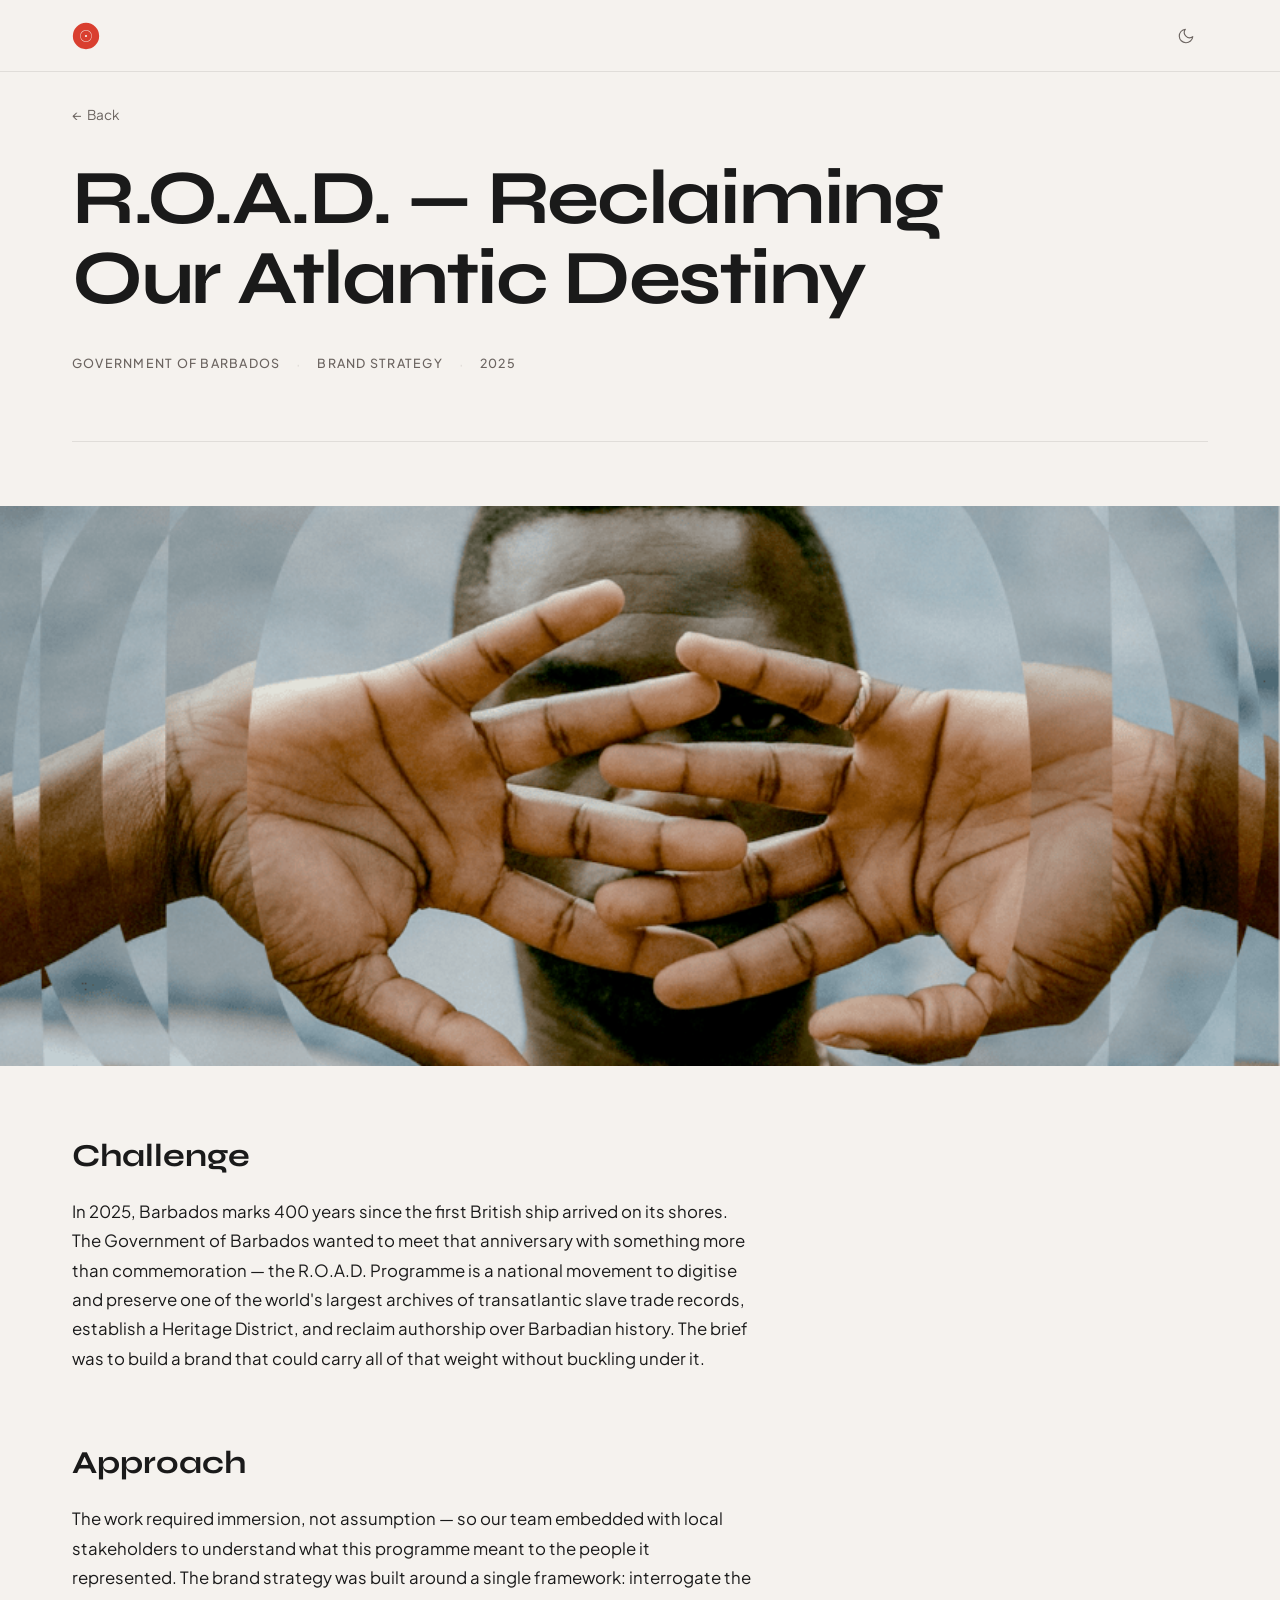
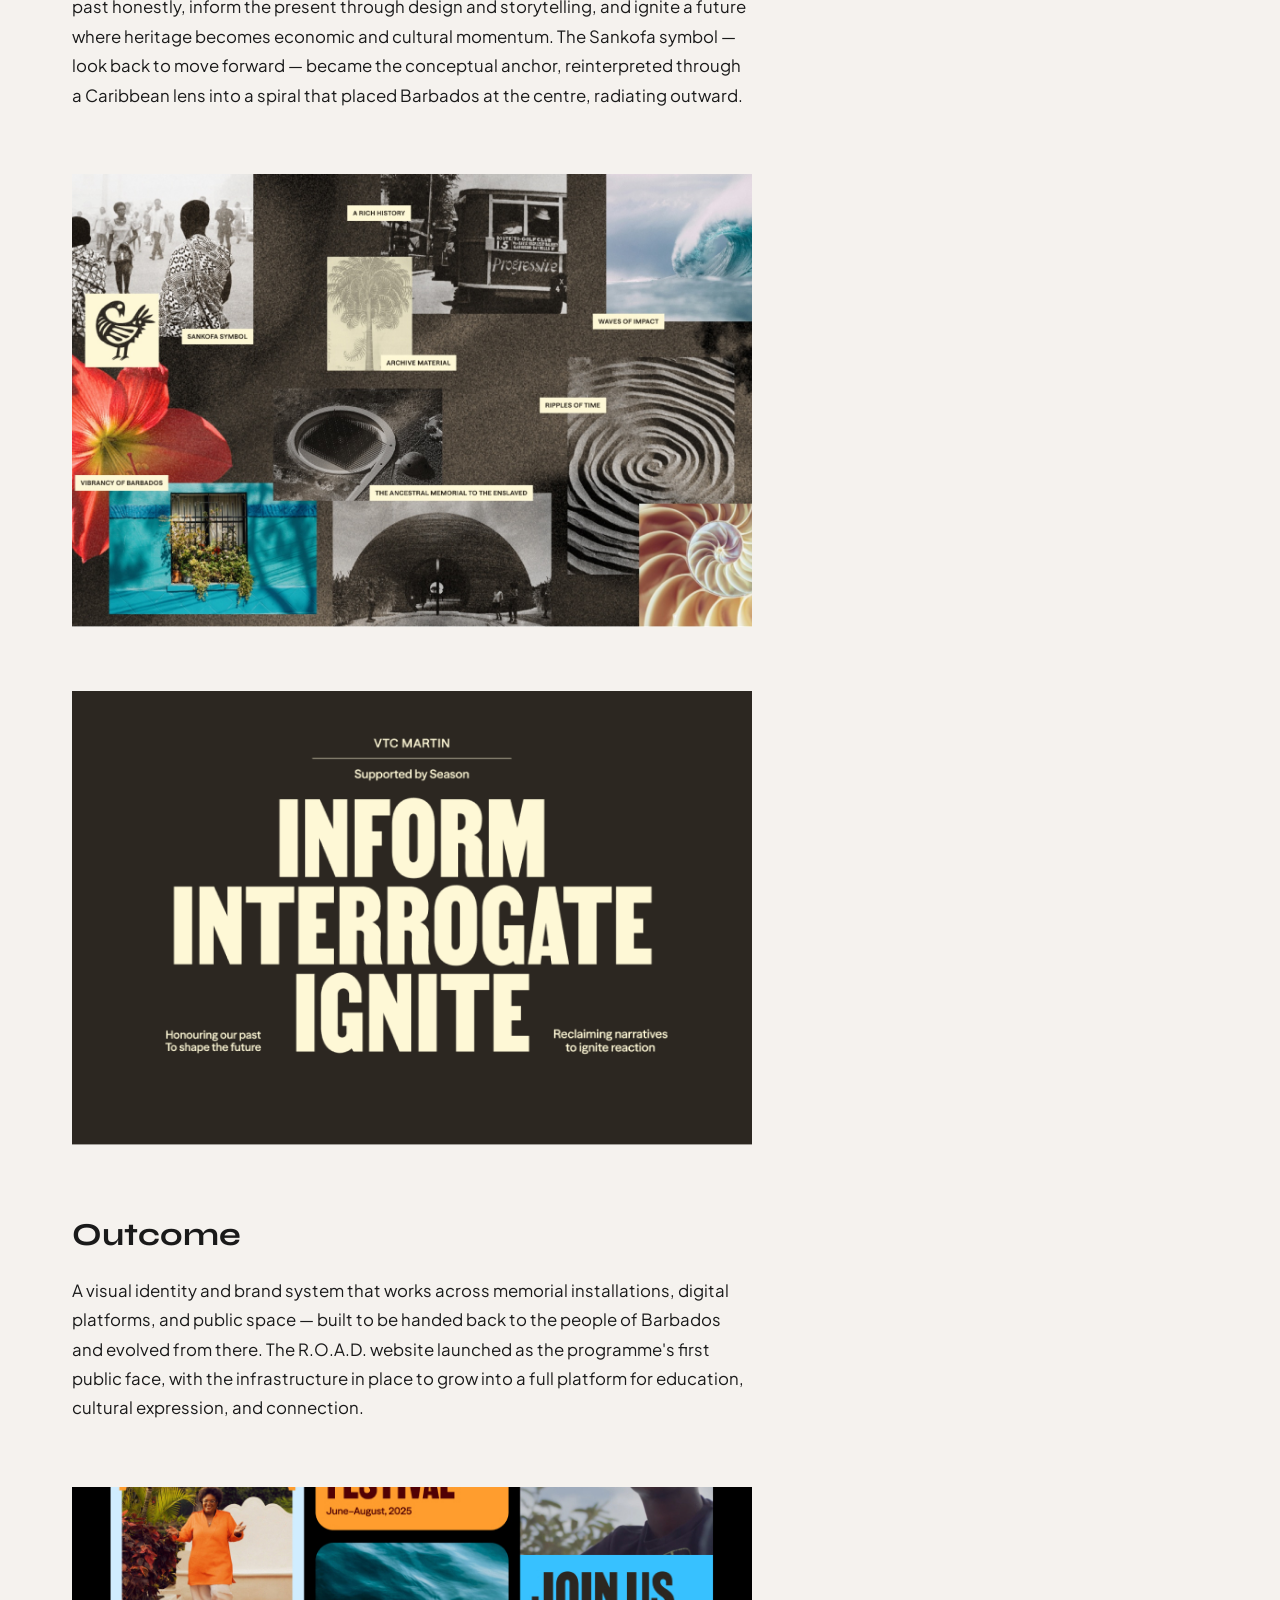
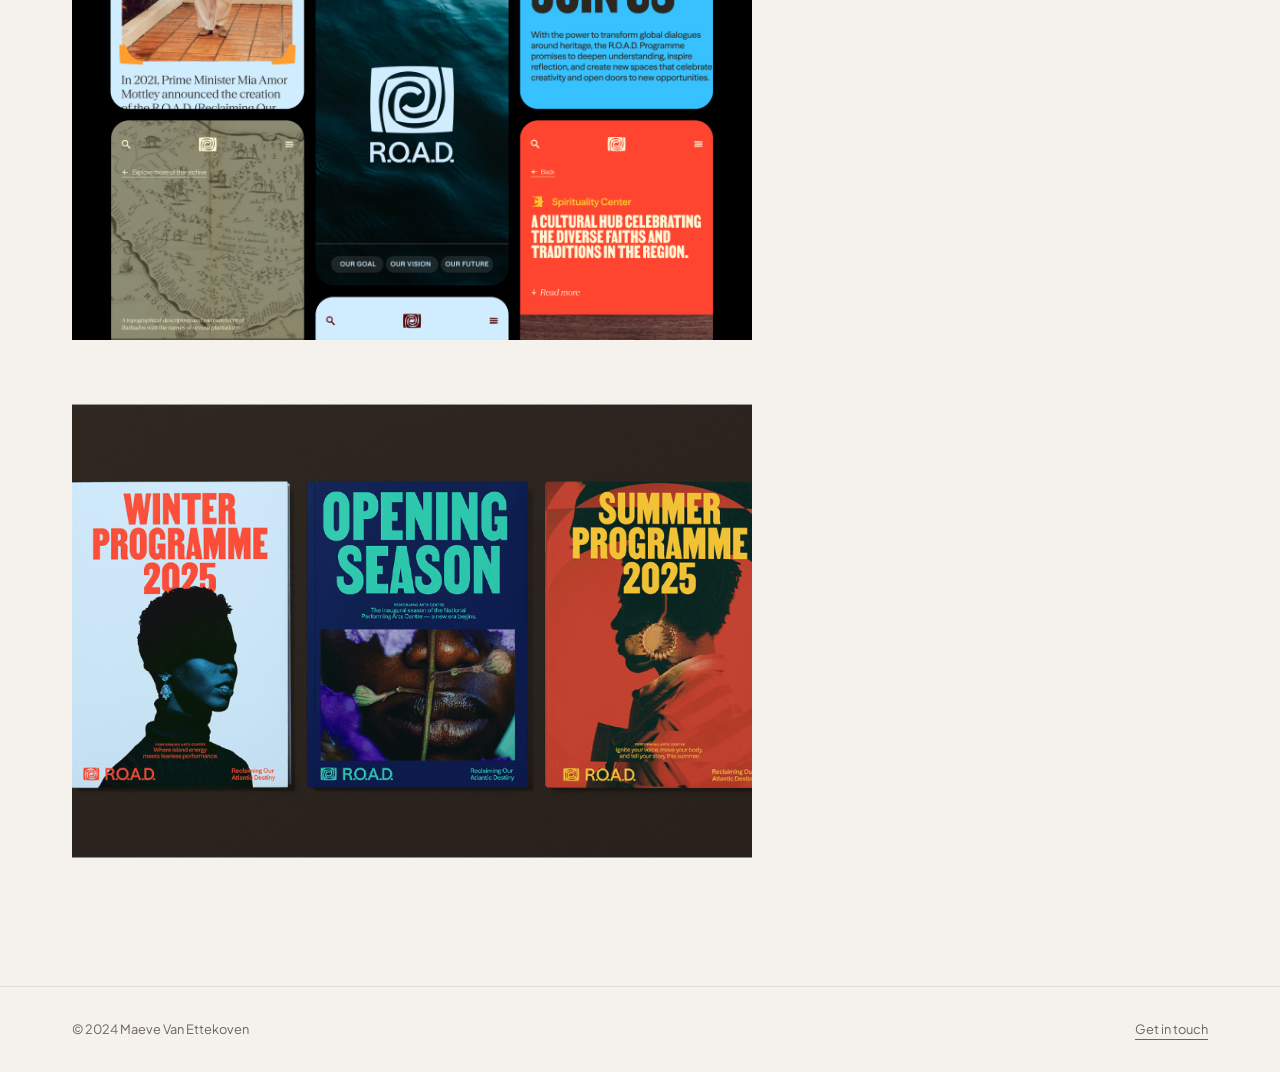
<file: case-study.html>
<!DOCTYPE html>
<html lang="en">
<head>
  <meta charset="UTF-8">
  <meta name="viewport" content="width=device-width, initial-scale=1.0">
  <title>R.O.A.D. — Reclaiming Our Atlantic Destiny · Maeve</title>
  <meta name="description" content="Brand strategy for the Government of Barbados — building a brand to carry 400 years of history and reclaim authorship over Barbadian heritage.">
  <script>document.documentElement.setAttribute('data-theme', localStorage.getItem('theme') || (window.matchMedia('(prefers-color-scheme: dark)').matches ? 'dark' : 'light'));</script>
  <link rel="preconnect" href="https://fonts.googleapis.com">
  <link rel="preconnect" href="https://fonts.gstatic.com" crossorigin>
  <link href="https://fonts.googleapis.com/css2?family=Syne:wght@700;800&family=Plus+Jakarta+Sans:wght@300;400;500&display=swap" rel="stylesheet">
  <link rel="icon" type="image/svg+xml" href="favicon.svg">
  <link rel="icon" type="image/png" href="favicon.png">
  <meta property="og:title" content="Maeve Van Ettekoven — Brand Strategist">
  <meta property="og:description" content="Brand strategist and cultural sponge.">
  <meta property="og:type" content="website">
  <meta property="og:url" content="https://maevevanettekoven.vercel.app">
  <meta property="og:image" content="https://maevevanettekoven.vercel.app/social-preview.png">
  <meta property="og:image:width" content="1200">
  <meta property="og:image:height" content="630">
  <meta name="twitter:card" content="summary_large_image">
  <link rel="stylesheet" href="styles.css">
</head>
<body>

  <nav class="site-nav" aria-label="Site navigation">
    <div class="container">
      <a href="index.html" class="wordmark" aria-label="Home">
        <img src="favicon.svg" alt="Home">
      </a>
      <button class="theme-toggle" id="theme-toggle" aria-label="Switch to dark mode">
        <svg class="icon-moon" viewBox="0 0 24 24" aria-hidden="true"><path d="M21 12.79A9 9 0 1 1 11.21 3 7 7 0 0 0 21 12.79z"/></svg>
        <svg class="icon-sun" viewBox="0 0 24 24" aria-hidden="true"><circle cx="12" cy="12" r="5"/><line x1="12" y1="1" x2="12" y2="3"/><line x1="12" y1="21" x2="12" y2="23"/><line x1="4.22" y1="4.22" x2="5.64" y2="5.64"/><line x1="18.36" y1="18.36" x2="19.78" y2="19.78"/><line x1="1" y1="12" x2="3" y2="12"/><line x1="21" y1="12" x2="23" y2="12"/><line x1="4.22" y1="19.78" x2="5.64" y2="18.36"/><line x1="18.36" y1="5.64" x2="19.78" y2="4.22"/></svg>
      </button>
    </div>
  </nav>

  <main>
    <div class="container">
      <a class="cs-back" href="index.html">
        <span aria-hidden="true">←</span> Back
      </a>
    </div>

    <article>
      <div class="container">

        <header class="cs-header">
          <h1 class="cs-header__title">R.O.A.D. — Reclaiming<br>Our Atlantic Destiny</h1>
          <div class="cs-meta" aria-label="Project details">
            <span class="cs-meta__item">Government of Barbados</span>
            <span class="cs-meta__sep" aria-hidden="true">·</span>
            <span class="cs-meta__item">Brand Strategy</span>
            <span class="cs-meta__sep" aria-hidden="true">·</span>
            <span class="cs-meta__item">2025</span>
          </div>
        </header>

      </div>

      <img
        class="cs-hero-image"
        src="7Carousel_3.png.webp"
        alt="R.O.A.D. programme visual — Barbados heritage and identity"
        loading="lazy"
      >

      <div class="container">
        <div class="cs-body">

          <h2>Challenge</h2>
          <p>
            In 2025, Barbados marks 400 years since the first British ship arrived on its shores. The Government of Barbados wanted to meet that anniversary with something more than commemoration — the R.O.A.D. Programme is a national movement to digitise and preserve one of the world's largest archives of transatlantic slave trade records, establish a Heritage District, and reclaim authorship over Barbadian history. The brief was to build a brand that could carry all of that weight without buckling under it.
          </p>

          <h2>Approach</h2>
          <p>
            The work required immersion, not assumption — so our team embedded with local stakeholders to understand what this programme meant to the people it represented. The brand strategy was built around a single framework: interrogate the past honestly, inform the present through design and storytelling, and ignite a future where heritage becomes economic and cultural momentum. The Sankofa symbol — look back to move forward — became the conceptual anchor, reinterpreted through a Caribbean lens into a spiral that placed Barbados at the centre, radiating outward.
          </p>

          <figure>
            <img
              src="4.jpg"
              alt="R.O.A.D. brand strategy development — research and stakeholder work"
              loading="lazy"
            >
          </figure>

          <figure>
            <img
              src="7Carousel_1.png.webp"
              alt="R.O.A.D. identity system — visual language and brand elements"
              loading="lazy"
            >
          </figure>

          <h2>Outcome</h2>
          <p>
            A visual identity and brand system that works across memorial installations, digital platforms, and public space — built to be handed back to the people of Barbados and evolved from there. The R.O.A.D. website launched as the programme's first public face, with the infrastructure in place to grow into a full platform for education, cultural expression, and connection.
          </p>

          <figure>
            <img
              src="13Carousel_2.jpg.webp"
              alt="R.O.A.D. — public-facing brand and digital platform"
              loading="lazy"
            >
          </figure>

          <figure>
            <img
              src="Road-10.png.webp"
              alt="R.O.A.D. Heritage District — brand applied in public space"
              loading="lazy"
            >
          </figure>

        </div>
      </div>
    </article>
  </main>

  <footer class="site-footer">
    <div class="container">
      <p class="site-footer__copy">&copy; 2024 Maeve Van Ettekoven</p>
      <a class="site-footer__contact" href="https://www.linkedin.com/in/maevevanettekoven/" target="_blank" rel="noopener noreferrer">Get in touch</a>
    </div>
  </footer>

  <script src="theme.js"></script>
</body>
</html>
</file>
<file: styles.css>
/*
  Maeve Van Ettekoven — Portfolio
  ================================
  Colour palette:
    --white:   #F5F2EE  (warm off-white — softer than pure white, easier on the eye)
    --black:   #1A1A1A  (near-black — less aggressive than #000)
    --accent:  #1c3c35  (burnt sienna — earthy, confident, fits brand strategy work
                         without screaming "creative agency". Has warmth without being
                         saccharine.)
    --muted:   #6B6460  (for metadata, captions, secondary text)

  Typography:
    Syne — used for the name/wordmark and all display headings. Bold, geometric,
    slightly rounded terminals. Confident without being aggressive. At 700–800
    weight it has real presence on the page without needing size to do the work.
    Plus Jakarta Sans — paired for body and UI. Rounder and friendlier than DM
    Sans, with a humanist warmth that softens Syne's geometry. Together they push
    the site from spare/intellectual toward warm/confident — still minimal, but
    with actual personality.
*/

/* ─── Tokens ────────────────────────────────────────────────────────────── */
:root {
  --white:   #F5F2EE;
  --black:   #1A1A1A;
  --accent:  #1c3c35;
  --muted:   #6B6460;
  --border:  #E0DDD9;

  --space-xs: 0.5rem;
  --space-s:  1rem;
  --space-m:  2rem;
  --space-l:  4rem;
  --space-xl: 8rem;

  --max-w:        1200px;
  --body-max-w:   680px;
  --nav-h:        72px;

  --font-display: 'Syne', system-ui, sans-serif;
  --font-body:    'Plus Jakarta Sans', system-ui, sans-serif;

  --ease: cubic-bezier(0.25, 0.1, 0.25, 1);
}

/* ─── Dark mode tokens ───────────────────────────────────────────────────── */
[data-theme="dark"] {
  --white:  #141210;
  --black:  #F0EDE8;
  --muted:  #8A8480;
  --border: #2C2926;
}

/* ─── Reset ─────────────────────────────────────────────────────────────── */
*, *::before, *::after { box-sizing: border-box; margin: 0; padding: 0; }

html {
  font-size: 16px;
  scroll-behavior: smooth;
}

body {
  background: var(--white);
  color: var(--black);
  font-family: var(--font-body);
  font-size: 1rem;
  line-height: 1.6;
  -webkit-font-smoothing: antialiased;
}

img {
  display: block;
  max-width: 100%;
  height: auto;
}

a {
  color: inherit;
  text-decoration: none;
}

/* ─── Nav ────────────────────────────────────────────────────────────────── */
.site-nav {
  position: sticky;
  top: 0;
  z-index: 100;
  background: var(--white);
  border-bottom: 1px solid var(--border);
  height: var(--nav-h);
  display: flex;
  align-items: center;
}

.site-nav .container {
  display: flex;
  align-items: center;
  justify-content: space-between;
}

.site-nav .wordmark {
  font-family: var(--font-display);
  font-size: 1.25rem;
  font-weight: 700;
  letter-spacing: 0.02em;
  color: var(--black);
  transition: color 0.2s var(--ease);
}

.site-nav .wordmark:hover {
  color: var(--accent);
}

.site-nav .wordmark img {
  display: block;
  height: 28px;
  width: auto;
}

/* ─── Theme toggle ───────────────────────────────────────────────────────── */
.theme-toggle {
  background: none;
  border: none;
  cursor: pointer;
  padding: 0.5rem;
  min-width: 44px;
  min-height: 44px;
  display: flex;
  align-items: center;
  justify-content: center;
  color: var(--muted);
  transition: color 0.2s var(--ease);
}

.theme-toggle:hover { color: var(--accent); }

.theme-toggle:focus-visible {
  outline: 2px solid var(--accent);
  outline-offset: 3px;
  border-radius: 2px;
}

.theme-toggle svg {
  width: 18px;
  height: 18px;
  fill: none;
  stroke: currentColor;
  stroke-width: 1.5;
  stroke-linecap: round;
  stroke-linejoin: round;
  flex-shrink: 0;
}

/* Show the right icon per theme */
.icon-sun  { display: none; }
.icon-moon { display: block; }

[data-theme="dark"] .icon-sun  { display: block; }
[data-theme="dark"] .icon-moon { display: none; }

/* ─── Container ──────────────────────────────────────────────────────────── */
.container {
  width: 100%;
  max-width: var(--max-w);
  margin-inline: auto;
  padding-inline: var(--space-m);
}

/* ─── Hero ───────────────────────────────────────────────────────────────── */
.hero {
  padding-block: var(--space-xl) var(--space-l);
  border-bottom: 1px solid var(--border);
}

.hero__name {
  font-family: var(--font-display);
  font-size: clamp(3.5rem, 8vw, 7rem);
  font-weight: 700;
  line-height: 1.0;
  letter-spacing: -0.03em;
  margin-bottom: var(--space-m);
}

.hero__footnote {
  font-size: 0.75em;
  opacity: 0.6;
}

.hero__line {
  font-family: var(--font-body);
  font-size: clamp(1rem, 2vw, 1.2rem);
  font-weight: 300;
  color: var(--muted);
  max-width: 640px;
  line-height: 1.8;
}

/* ─── Work grid ──────────────────────────────────────────────────────────── */
.work {
  padding-block: var(--space-l);
}

.work__label {
  font-size: 0.7rem;
  font-weight: 500;
  letter-spacing: 0.12em;
  text-transform: uppercase;
  color: var(--muted);
  margin-bottom: var(--space-m);
}

.work-grid {
  display: grid;
  grid-template-columns: repeat(2, 1fr);
  gap: var(--space-m);
}

/* ─── Work item ──────────────────────────────────────────────────────────── */
.work-item {
  display: block;
  cursor: pointer;
}

.work-item__thumb {
  position: relative;
  overflow: hidden;
  aspect-ratio: 4 / 3;
  background: var(--border);
  margin-bottom: var(--space-xs);
}

.work-item__thumb img {
  width: 100%;
  height: 100%;
  object-fit: cover;
  transition: transform 0.5s var(--ease);
}

/* Accent overlay on hover */
.work-item__thumb::after {
  content: '';
  position: absolute;
  inset: 0;
  background: var(--accent);
  opacity: 0;
  transition: opacity 0.35s var(--ease);
}

@media (prefers-reduced-motion: no-preference) {
  .work-item:hover .work-item__thumb img {
    transform: scale(1.03);
  }
  .work-item:hover .work-item__thumb::after {
    opacity: 0.12;
  }
}

.work-item__meta {
  padding-top: var(--space-xs);
}

.work-item__client {
  font-size: 0.95rem;
  font-weight: 500;
  color: var(--black);
}

.work-item__type {
  font-size: 0.82rem;
  color: var(--muted);
  margin-top: 2px;
}

/* Focus state for accessibility */
.work-item:focus-visible .work-item__thumb {
  outline: 2px solid var(--accent);
  outline-offset: 3px;
}

/* ─── Footer ─────────────────────────────────────────────────────────────── */
.site-footer {
  border-top: 1px solid var(--border);
  padding-block: var(--space-m);
  margin-top: var(--space-l);
}

.site-footer .container {
  display: flex;
  align-items: center;
  justify-content: space-between;
  flex-wrap: wrap;
  gap: var(--space-s);
}

.site-footer__copy {
  font-size: 0.8rem;
  color: var(--muted);
}

.site-footer__contact {
  font-size: 0.8rem;
  color: var(--muted);
  border-bottom: 1px solid currentColor;
  transition: color 0.2s var(--ease);
}

.site-footer__contact:hover {
  color: var(--accent);
}

/* ─── Case study ─────────────────────────────────────────────────────────── */
.cs-back {
  display: inline-flex;
  align-items: center;
  gap: 0.4em;
  font-size: 0.85rem;
  color: var(--muted);
  padding-block: var(--space-m);
  transition: color 0.2s var(--ease);
}

.cs-back:hover { color: var(--accent); }

.cs-back:focus-visible {
  outline: 2px solid var(--accent);
  outline-offset: 3px;
  border-radius: 2px;
}

.cs-header {
  padding-bottom: var(--space-l);
  border-bottom: 1px solid var(--border);
  margin-bottom: var(--space-l);
}

.cs-header__title {
  font-family: var(--font-display);
  font-size: clamp(2.5rem, 6vw, 5rem);
  font-weight: 700;
  line-height: 1.05;
  letter-spacing: -0.03em;
  margin-bottom: var(--space-m);
}

.cs-meta {
  display: flex;
  flex-wrap: wrap;
  gap: var(--space-s);
  align-items: center;
}

.cs-meta__item {
  font-size: 0.78rem;
  font-weight: 500;
  letter-spacing: 0.1em;
  text-transform: uppercase;
  color: var(--muted);
}

.cs-meta__sep {
  color: var(--border);
  user-select: none;
}

.cs-hero-image {
  width: 100%;
  aspect-ratio: 16 / 7;
  object-fit: cover;
  margin-bottom: var(--space-l);
}

/* ─── Case study body ────────────────────────────────────────────────────── */
.cs-body {
  max-width: var(--body-max-w);
  margin-bottom: var(--space-xl);
}

.cs-body h2 {
  font-family: var(--font-display);
  font-size: clamp(1.5rem, 3vw, 2rem);
  font-weight: 700;
  margin-top: var(--space-l);
  margin-bottom: var(--space-s);
  color: var(--black);
}

.cs-body p {
  font-size: 1.05rem;
  line-height: 1.75;
  color: var(--black);
  margin-bottom: var(--space-s);
}

.cs-body figure {
  margin-block: var(--space-l);
}

.cs-body figure img {
  width: 100%;
  aspect-ratio: 3 / 2;
  object-fit: cover;
}

.cs-text-link {
  display: inline-block;
  font-size: 0.9rem;
  font-weight: 500;
  color: var(--accent);
  border-bottom: 1px solid currentColor;
  transition: opacity 0.2s var(--ease);
}

.cs-text-link:hover { opacity: 0.7; }

.cs-body figcaption {
  font-size: 0.78rem;
  color: var(--muted);
  margin-top: var(--space-xs);
}

.figure-pair {
  display: grid;
  grid-template-columns: 1fr 1fr;
  gap: var(--space-s);
  margin-block: var(--space-l);
}

.figure-pair figure {
  margin-block: 0;
}

.figure-pair figure img {
  aspect-ratio: 1 / 1;
  object-fit: cover;
}

@media (max-width: 767px) {
  .figure-pair {
    grid-template-columns: 1fr;
  }
}

/* ─── Responsive ─────────────────────────────────────────────────────────── */
@media (max-width: 767px) {
  :root {
    --space-l:  2.5rem;
    --space-xl: 4rem;
  }

  .work-grid {
    grid-template-columns: 1fr;
  }

  .hero {
    padding-block: var(--space-l) var(--space-m);
  }

  .site-nav .wordmark {
    font-size: 1.1rem;
  }

  .cs-body {
    max-width: 100%;
  }
}

@media (min-width: 768px) and (max-width: 1023px) {
  :root {
    --space-xl: 6rem;
  }
}

/* ─── Focus visible global ───────────────────────────────────────────────── */
:focus-visible {
  outline: 2px solid var(--accent);
  outline-offset: 3px;
}
</file>
